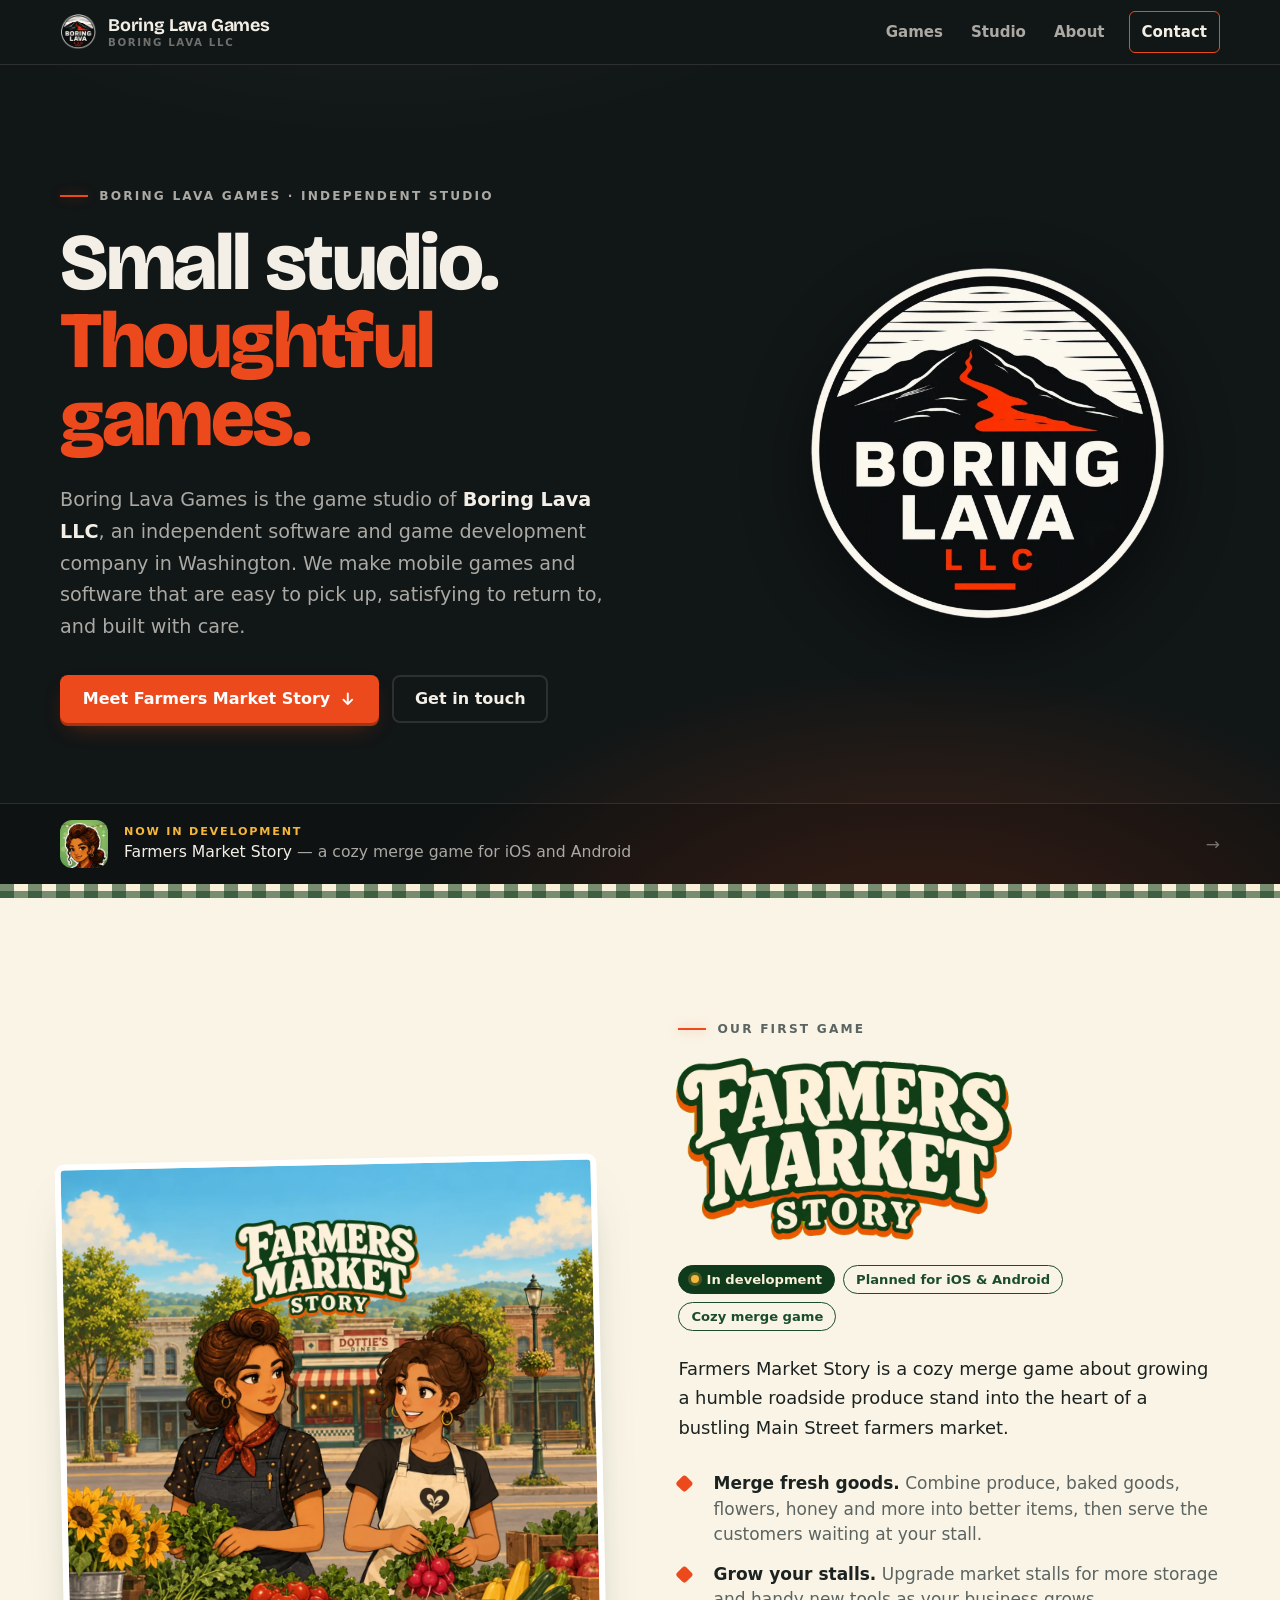
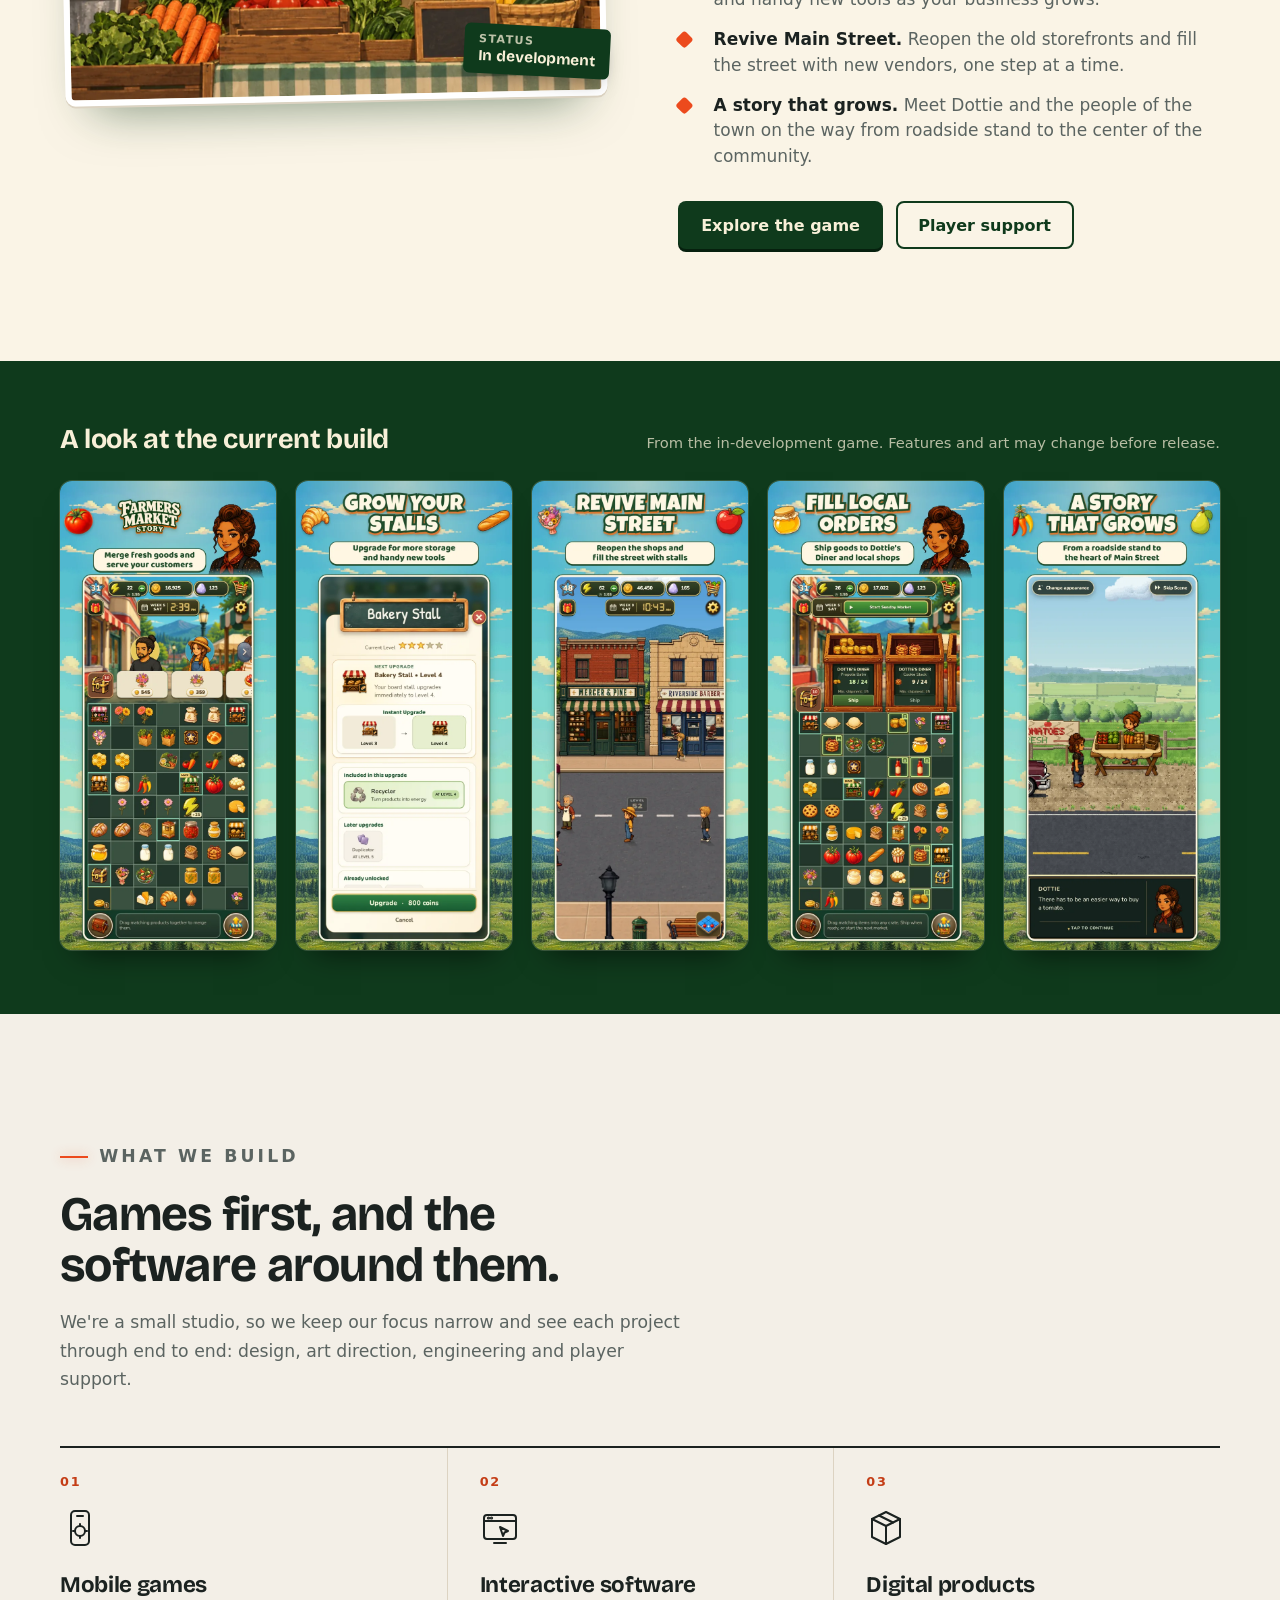
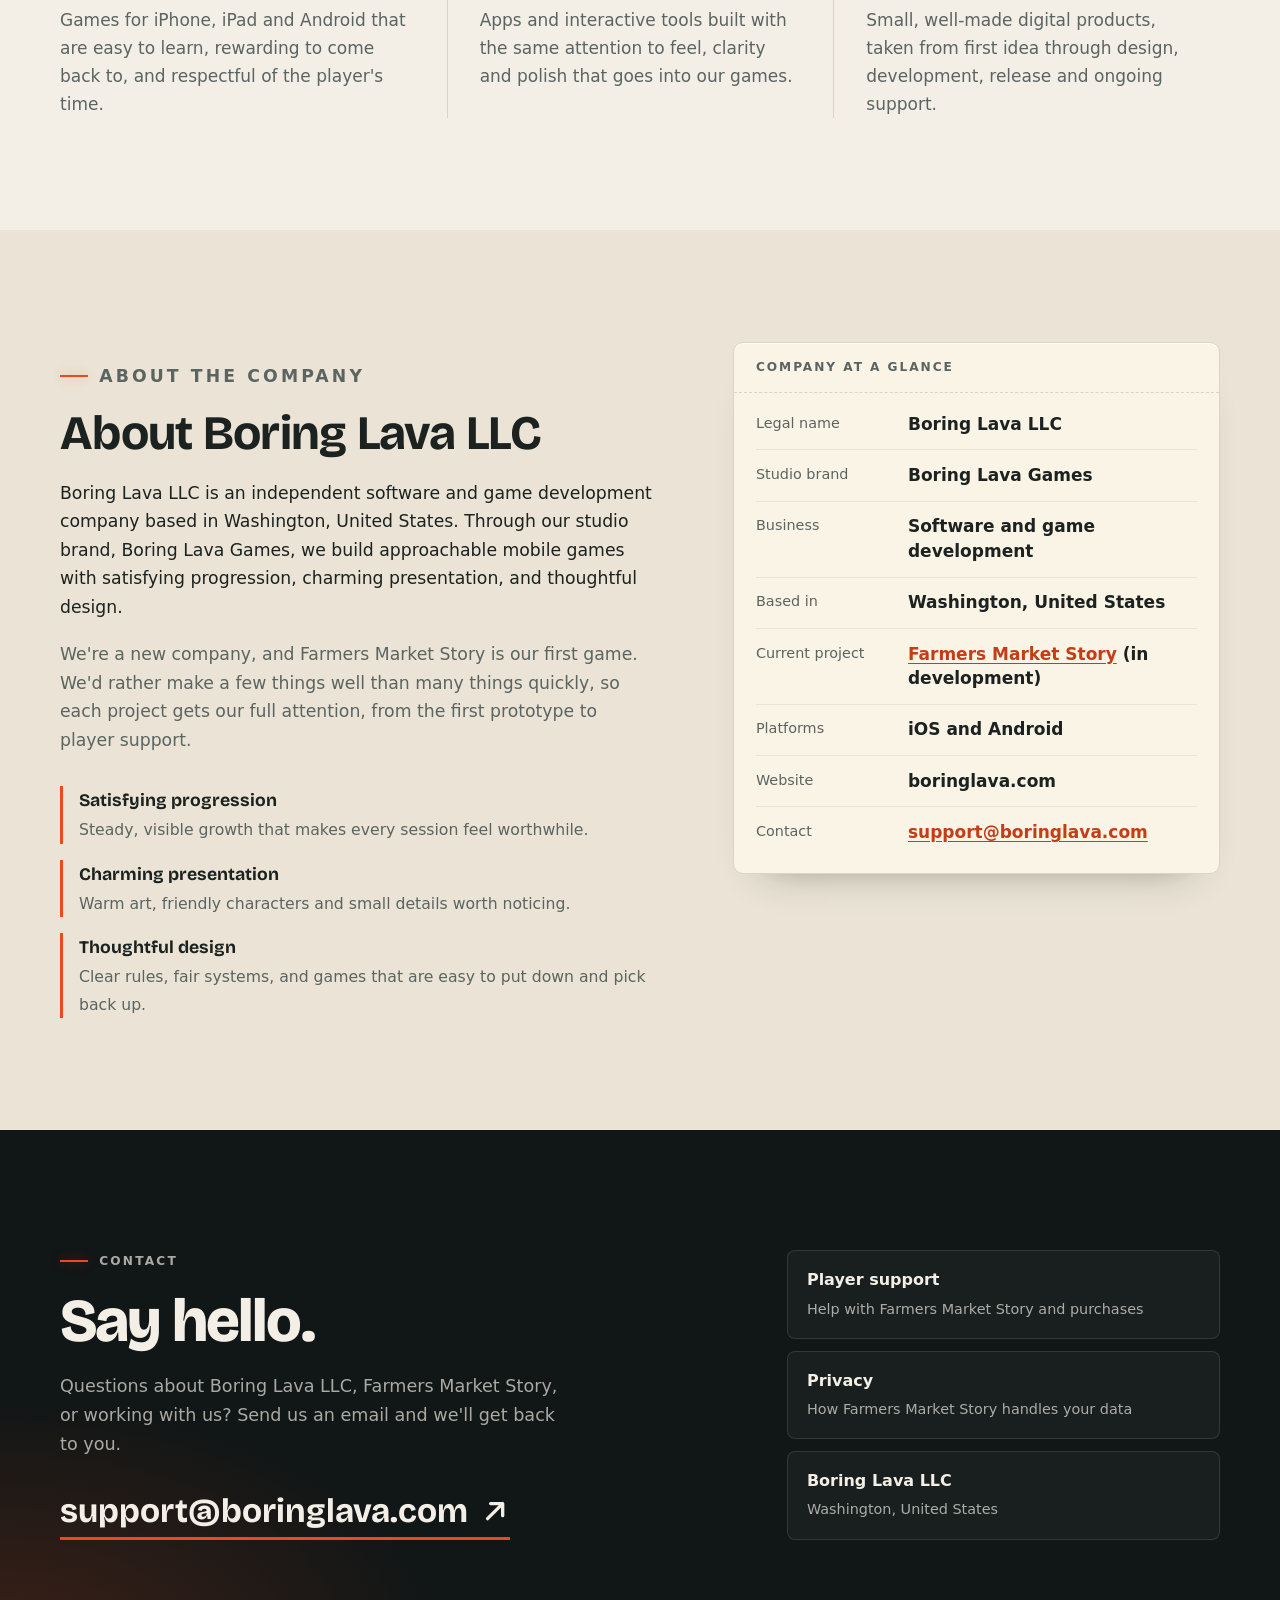
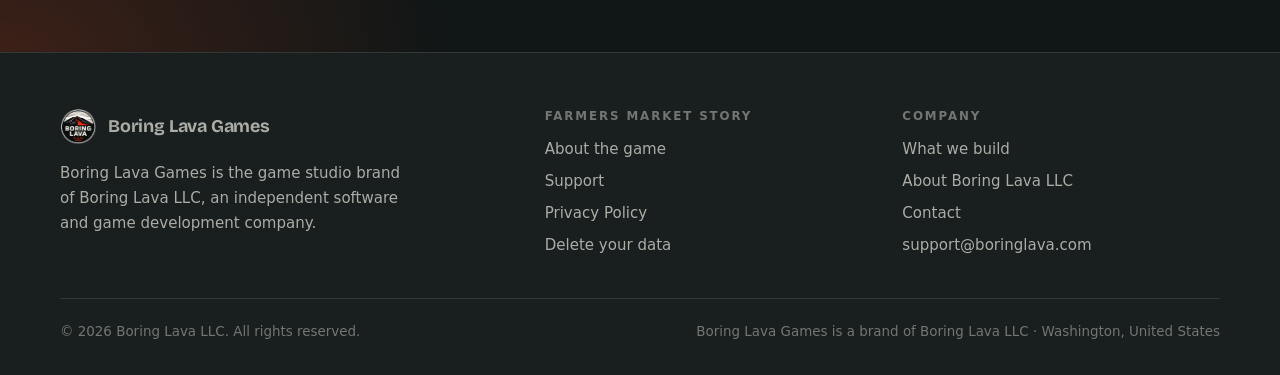
<file: index.html>
<!doctype html>
<html lang="en">
  <head>
    <meta charset="UTF-8" />
    <meta name="viewport" content="width=device-width, initial-scale=1.0" />
    <title>Boring Lava Games — Independent mobile game studio of Boring Lava LLC</title>
    <meta name="description" content="Boring Lava Games is the independent game studio of Boring Lava LLC, a software and game development company in Washington. We make mobile games and software, starting with Farmers Market Story, a cozy merge game in development for iOS and Android." />
    <link rel="canonical" href="https://boringlava.com/" />
    <meta name="theme-color" content="#111616" />

    <meta property="og:type" content="website" />
    <meta property="og:site_name" content="Boring Lava Games" />
    <meta property="og:url" content="https://boringlava.com/" />
    <meta property="og:title" content="Boring Lava Games — Small studio. Thoughtful games." />
    <meta property="og:description" content="The independent game studio of Boring Lava LLC. Now developing Farmers Market Story, a cozy merge game for iOS and Android." />
    <meta property="og:image" content="https://boringlava.com/assets/img/og-boring-lava.jpg" />
    <meta property="og:image:width" content="1200" />
    <meta property="og:image:height" content="630" />
    <meta property="og:image:alt" content="Boring Lava LLC logo: a mountain with a lava flow" />
    <meta name="twitter:card" content="summary_large_image" />

    <link rel="icon" href="/favicon.ico" sizes="48x48" />
    <link rel="icon" href="/assets/icon-192.png" type="image/png" sizes="192x192" />
    <link rel="apple-touch-icon" href="/assets/apple-touch-icon.png" />

    <link rel="preconnect" href="https://fonts.googleapis.com" />
    <link rel="preconnect" href="https://fonts.gstatic.com" crossorigin />
    <link rel="stylesheet" href="https://fonts.googleapis.com/css2?family=Bricolage+Grotesque:opsz,wght@12..96,500..800&display=swap" />
    <link rel="stylesheet" href="/assets/site.css" />

    <script type="application/ld+json">
      {
        "@context": "https://schema.org",
        "@type": "Organization",
        "name": "Boring Lava LLC",
        "legalName": "Boring Lava LLC",
        "alternateName": "Boring Lava Games",
        "url": "https://boringlava.com/",
        "logo": "https://boringlava.com/assets/icon-192.png",
        "email": "support@boringlava.com",
        "description": "Independent software and game development company. Boring Lava Games is its game studio brand.",
        "address": { "@type": "PostalAddress", "addressRegion": "WA", "addressCountry": "US" }
      }
    </script>
  </head>
  <body>
    <a class="skip-link" href="#main">Skip to content</a>

    <header class="site-header">
      <div class="wrap">
        <a class="brand" href="/" aria-label="Boring Lava Games home">
          <img src="/assets/img/boring-lava-logo.webp" alt="" width="640" height="625" />
          <span class="brand-name">Boring Lava Games<small>Boring Lava LLC</small></span>
        </a>
        <nav class="site-nav" aria-label="Primary">
          <a href="#games">Games</a>
          <a href="#studio">Studio</a>
          <a href="#about">About</a>
          <a class="nav-cta" href="#contact">Contact</a>
        </nav>
      </div>
    </header>

    <main id="main">
      <section class="hero on-ink" aria-labelledby="hero-title">
        <div class="wrap hero-grid">
          <div class="hero-copy">
            <p class="eyebrow">Boring Lava Games · Independent studio</p>
            <h1 id="hero-title">Small studio. <span>Thoughtful games.</span></h1>
            <p class="hero-lede">
              Boring Lava Games is the game studio of <strong>Boring Lava LLC</strong>, an independent
              software and game development company in Washington. We make mobile games and software
              that are easy to pick up, satisfying to return to, and built with care.
            </p>
            <div class="btn-row">
              <a class="btn btn-lava" href="#games">
                Meet Farmers Market Story
                <svg viewBox="0 0 20 20" fill="none" stroke="currentColor" stroke-width="2.2" stroke-linecap="round" stroke-linejoin="round" aria-hidden="true"><path d="M10 4v12M5 11l5 5 5-5" /></svg>
              </a>
              <a class="btn btn-ghost" href="#contact">Get in touch</a>
            </div>
          </div>
          <div class="hero-mark">
            <img src="/assets/img/boring-lava-logo.webp" alt="Boring Lava LLC logo" width="640" height="625" fetchpriority="high" />
          </div>
        </div>

        <div class="now-building">
          <a class="wrap" href="/farmers-market-story/">
            <img src="/assets/img/fms/app-icon.webp" alt="" width="256" height="256" />
            <span class="text">
              <span class="label">Now in development</span>
              <span>Farmers Market Story</span> <span>— a cozy merge game for iOS and Android</span>
            </span>
            <span class="arrow" aria-hidden="true">→</span>
          </a>
        </div>
      </section>

      <section id="games" class="game-feature" aria-labelledby="fms-title">
        <div class="gingham" aria-hidden="true"></div>
        <div class="section">
          <div class="wrap game-grid">
            <figure class="key-art">
              <img src="/assets/img/fms/key-art.webp" alt="Farmers Market Story key art: Dottie and her market partner arranging fresh produce at a stall on Main Street, in front of Dottie's Diner" width="1200" height="1200" loading="lazy" />
              <figcaption class="tag"><small>Status</small>In development</figcaption>
            </figure>

            <div class="game-copy">
              <p class="eyebrow">Our first game</p>
              <h2 id="fms-title" class="game-title">
                <img src="/assets/img/fms/logo.webp" alt="Farmers Market Story" width="900" height="492" loading="lazy" />
              </h2>
              <ul class="chips" aria-label="Game details">
                <li class="chip chip-status">In development</li>
                <li class="chip chip-quiet">Planned for iOS &amp; Android</li>
                <li class="chip chip-quiet">Cozy merge game</li>
              </ul>
              <p class="lede">
                Farmers Market Story is a cozy merge game about growing a humble roadside produce stand
                into the heart of a bustling Main Street farmers market.
              </p>
              <ul class="feature-list">
                <li><span><strong>Merge fresh goods.</strong> Combine produce, baked goods, flowers, honey and more into better items, then serve the customers waiting at your stall.</span></li>
                <li><span><strong>Grow your stalls.</strong> Upgrade market stalls for more storage and handy new tools as your business grows.</span></li>
                <li><span><strong>Revive Main Street.</strong> Reopen the old storefronts and fill the street with new vendors, one step at a time.</span></li>
                <li><span><strong>A story that grows.</strong> Meet Dottie and the people of the town on the way from roadside stand to the center of the community.</span></li>
              </ul>
              <div class="btn-row">
                <a class="btn btn-green" href="/farmers-market-story/">Explore the game</a>
                <a class="btn btn-outline" href="/farmers-market-story/support/">Player support</a>
              </div>
            </div>
          </div>
        </div>

        <div class="shots-band">
          <div class="wrap">
            <div class="shots-head">
              <h3>A look at the current build</h3>
              <p>From the in-development game. Features and art may change before release.</p>
            </div>
            <ul class="shots">
              <li><img src="/assets/img/fms/screen-merge-play.webp" alt="Merge board: matching products on a grid with customers waiting for orders" width="640" height="1391" loading="lazy" /></li>
              <li><img src="/assets/img/fms/screen-market-growth.webp" alt="Stall upgrade screen for the Bakery Stall" width="640" height="1391" loading="lazy" /></li>
              <li><img src="/assets/img/fms/screen-main-street.webp" alt="Main Street overworld with reopened storefronts" width="640" height="1391" loading="lazy" /></li>
              <li><img src="/assets/img/fms/screen-local-orders.webp" alt="Local orders: shipping crates of goods to Dottie's Diner" width="640" height="1391" loading="lazy" /></li>
              <li><img src="/assets/img/fms/screen-roadside-origin.webp" alt="Story scene at the original roadside produce stand" width="640" height="1391" loading="lazy" /></li>
            </ul>
          </div>
        </div>
      </section>

      <section id="studio" class="section" aria-labelledby="studio-title">
        <div class="wrap">
          <div class="section-head">
            <p class="eyebrow">What we build</p>
            <h2 id="studio-title">Games first, and the software around them.</h2>
            <p>We're a small studio, so we keep our focus narrow and see each project through end to end: design, art direction, engineering and player support.</p>
          </div>
          <ul class="build-grid">
            <li>
              <span class="build-num">01</span>
              <svg class="build-icon" viewBox="0 0 40 40" fill="none" stroke="currentColor" stroke-width="2" stroke-linecap="round" stroke-linejoin="round" aria-hidden="true"><rect x="11" y="3" width="18" height="34" rx="4" /><path d="M17 8h6" /><circle cx="20" cy="23" r="5" /><path d="M20 18v-2M20 30v-2M15 23h-2M27 23h-2" /></svg>
              <h3>Mobile games</h3>
              <p>Games for iPhone, iPad and Android that are easy to learn, rewarding to come back to, and respectful of the player's time.</p>
            </li>
            <li>
              <span class="build-num">02</span>
              <svg class="build-icon" viewBox="0 0 40 40" fill="none" stroke="currentColor" stroke-width="2" stroke-linecap="round" stroke-linejoin="round" aria-hidden="true"><rect x="4" y="7" width="32" height="24" rx="3" /><path d="M4 13h32" /><circle cx="8.5" cy="10" r=".6" fill="currentColor" /><circle cx="11.5" cy="10" r=".6" fill="currentColor" /><path d="M20 19l3 9 1.5-3.5L28 23z" /><path d="M14 35h12" /></svg>
              <h3>Interactive software</h3>
              <p>Apps and interactive tools built with the same attention to feel, clarity and polish that goes into our games.</p>
            </li>
            <li>
              <span class="build-num">03</span>
              <svg class="build-icon" viewBox="0 0 40 40" fill="none" stroke="currentColor" stroke-width="2" stroke-linecap="round" stroke-linejoin="round" aria-hidden="true"><path d="M20 4l14 7v18l-14 7-14-7V11z" /><path d="M6 11l14 7 14-7M20 18v18" /><path d="M13 7.5l14 7" /></svg>
              <h3>Digital products</h3>
              <p>Small, well-made digital products, taken from first idea through design, development, release and ongoing support.</p>
            </li>
          </ul>
        </div>
      </section>

      <section id="about" class="section about" aria-labelledby="about-title">
        <div class="wrap about-grid">
          <div class="about-copy">
            <p class="eyebrow">About the company</p>
            <h2 id="about-title">About Boring Lava LLC</h2>
            <p>
              Boring Lava LLC is an independent software and game development company based in
              Washington, United States. Through our studio brand, Boring Lava Games, we build
              approachable mobile games with satisfying progression, charming presentation, and
              thoughtful design.
            </p>
            <p>
              We're a new company, and Farmers Market Story is our first game. We'd rather make a few
              things well than many things quickly, so each project gets our full attention, from
              the first prototype to player support.
            </p>
            <ul class="principles">
              <li><strong>Satisfying progression</strong><span>Steady, visible growth that makes every session feel worthwhile.</span></li>
              <li><strong>Charming presentation</strong><span>Warm art, friendly characters and small details worth noticing.</span></li>
              <li><strong>Thoughtful design</strong><span>Clear rules, fair systems, and games that are easy to put down and pick back up.</span></li>
            </ul>
          </div>

          <aside class="fact-sheet" aria-labelledby="facts-title">
            <h3 id="facts-title">Company at a glance</h3>
            <dl>
              <div><dt>Legal name</dt><dd>Boring Lava LLC</dd></div>
              <div><dt>Studio brand</dt><dd>Boring Lava Games</dd></div>
              <div><dt>Business</dt><dd>Software and game development</dd></div>
              <div><dt>Based in</dt><dd>Washington, United States</dd></div>
              <div><dt>Current project</dt><dd><a href="/farmers-market-story/">Farmers Market Story</a> (in development)</dd></div>
              <div><dt>Platforms</dt><dd>iOS and Android</dd></div>
              <div><dt>Website</dt><dd>boringlava.com</dd></div>
              <div><dt>Contact</dt><dd><a href="mailto:support@boringlava.com">support@boringlava.com</a></dd></div>
            </dl>
          </aside>
        </div>
      </section>

      <section id="contact" class="section contact on-ink" aria-labelledby="contact-title">
        <div class="wrap contact-grid">
          <div>
            <p class="eyebrow">Contact</p>
            <h2 id="contact-title">Say hello.</h2>
            <p class="contact-lede">
              Questions about Boring Lava LLC, Farmers Market Story, or working with us? Send us an
              email and we'll get back to you.
            </p>
            <a class="email-link" href="mailto:support@boringlava.com">
              support@boringlava.com
              <svg viewBox="0 0 20 20" fill="none" stroke="currentColor" stroke-width="2.2" stroke-linecap="round" stroke-linejoin="round" aria-hidden="true"><path d="M5 15L15 5M7 5h8v8" /></svg>
            </a>
          </div>
          <ul class="contact-cards">
            <li><a href="/farmers-market-story/support/"><strong>Player support</strong><span>Help with Farmers Market Story and purchases</span></a></li>
            <li><a href="/farmers-market-story/privacy/"><strong>Privacy</strong><span>How Farmers Market Story handles your data</span></a></li>
            <li><div class="card"><strong>Boring Lava LLC</strong><span>Washington, United States</span></div></li>
          </ul>
        </div>
      </section>
    </main>

    <footer class="site-footer on-ink">
      <div class="wrap footer-grid">
        <div class="footer-brand">
          <a class="brand" href="/">
            <img src="/assets/img/boring-lava-logo.webp" alt="" width="640" height="625" loading="lazy" />
            <span class="brand-name">Boring Lava Games</span>
          </a>
          <p>Boring Lava Games is the game studio brand of Boring Lava LLC, an independent software and game development company.</p>
        </div>
        <nav aria-labelledby="footer-game">
          <h2 id="footer-game">Farmers Market Story</h2>
          <ul>
            <li><a href="/farmers-market-story/">About the game</a></li>
            <li><a href="/farmers-market-story/support/">Support</a></li>
            <li><a href="/farmers-market-story/privacy/">Privacy Policy</a></li>
            <li><a href="/farmers-market-story/delete/">Delete your data</a></li>
          </ul>
        </nav>
        <nav aria-labelledby="footer-company">
          <h2 id="footer-company">Company</h2>
          <ul>
            <li><a href="/#studio">What we build</a></li>
            <li><a href="/#about">About Boring Lava LLC</a></li>
            <li><a href="/#contact">Contact</a></li>
            <li><a href="mailto:support@boringlava.com">support@boringlava.com</a></li>
          </ul>
        </nav>
      </div>
      <div class="wrap footer-legal">
        <span>© 2026 Boring Lava LLC. All rights reserved.</span>
        <span>Boring Lava Games is a brand of Boring Lava LLC · Washington, United States</span>
      </div>
    </footer>
  </body>
</html>
</file>
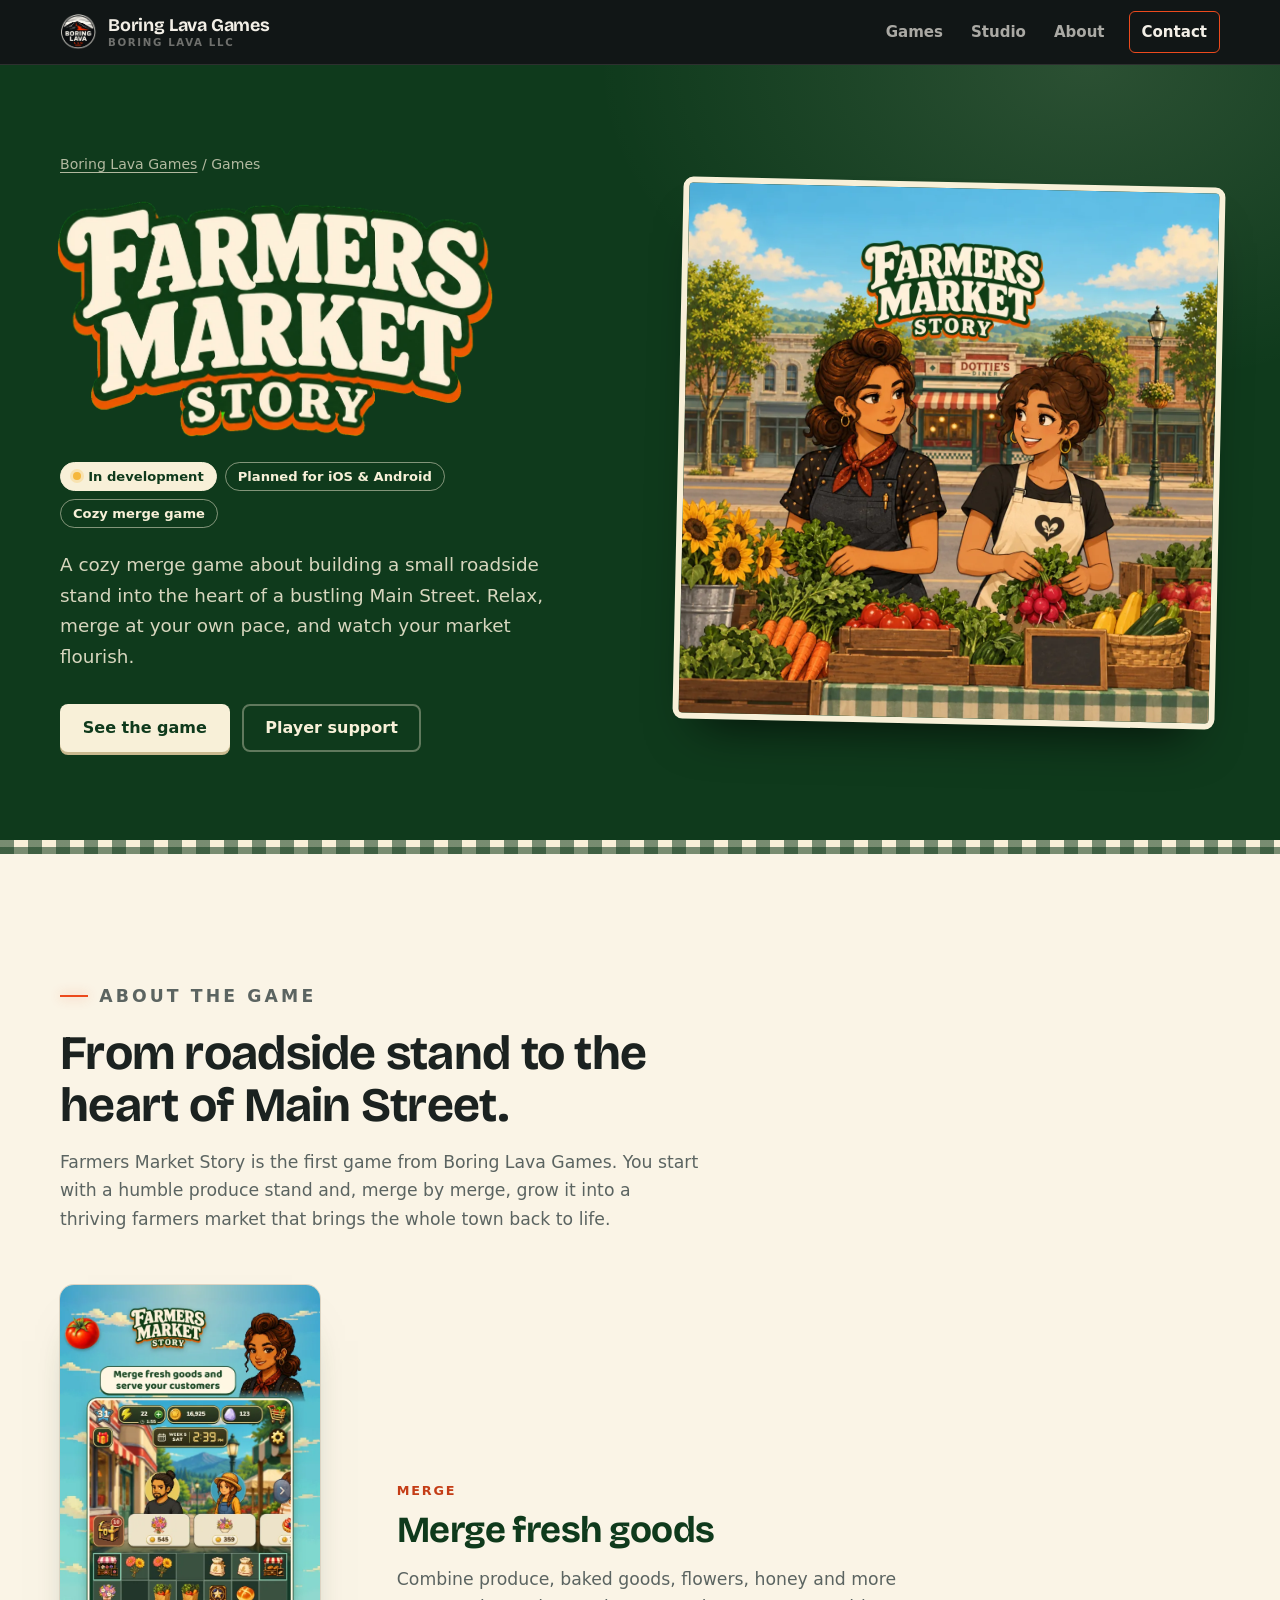
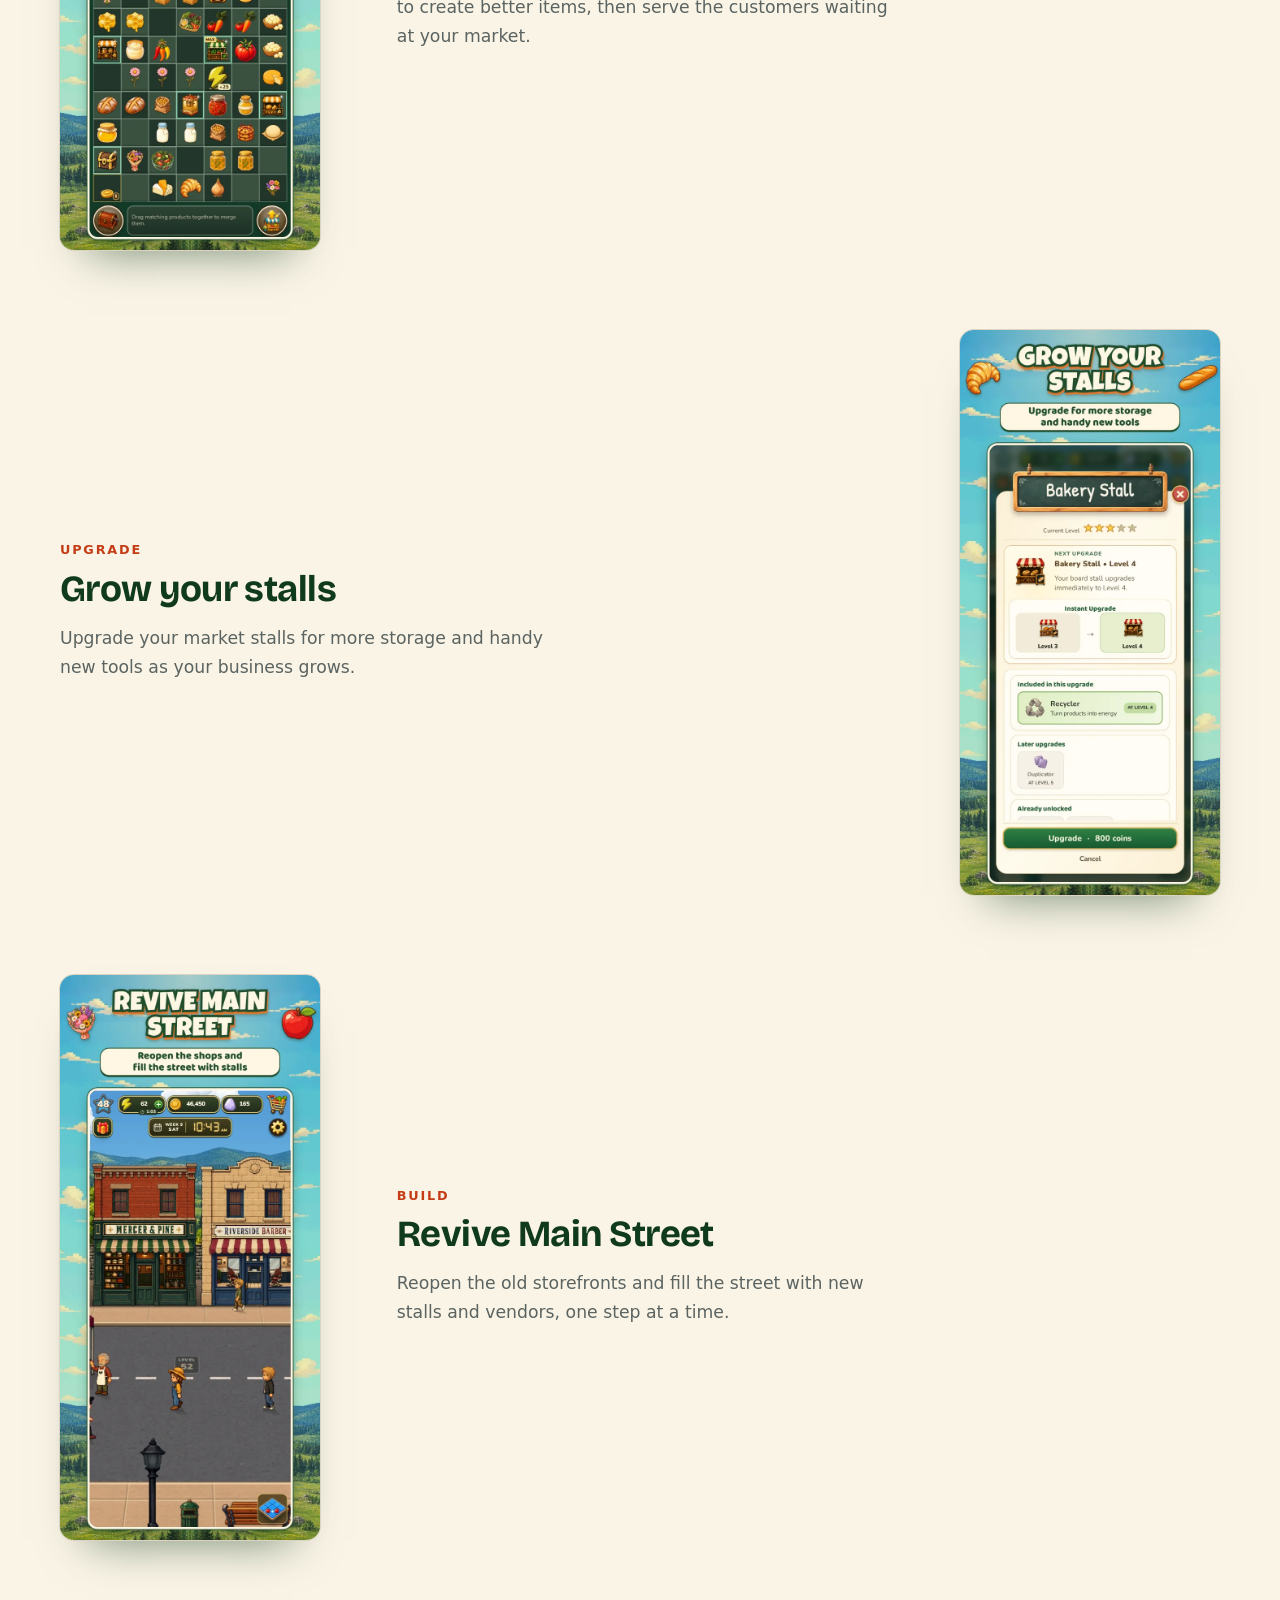
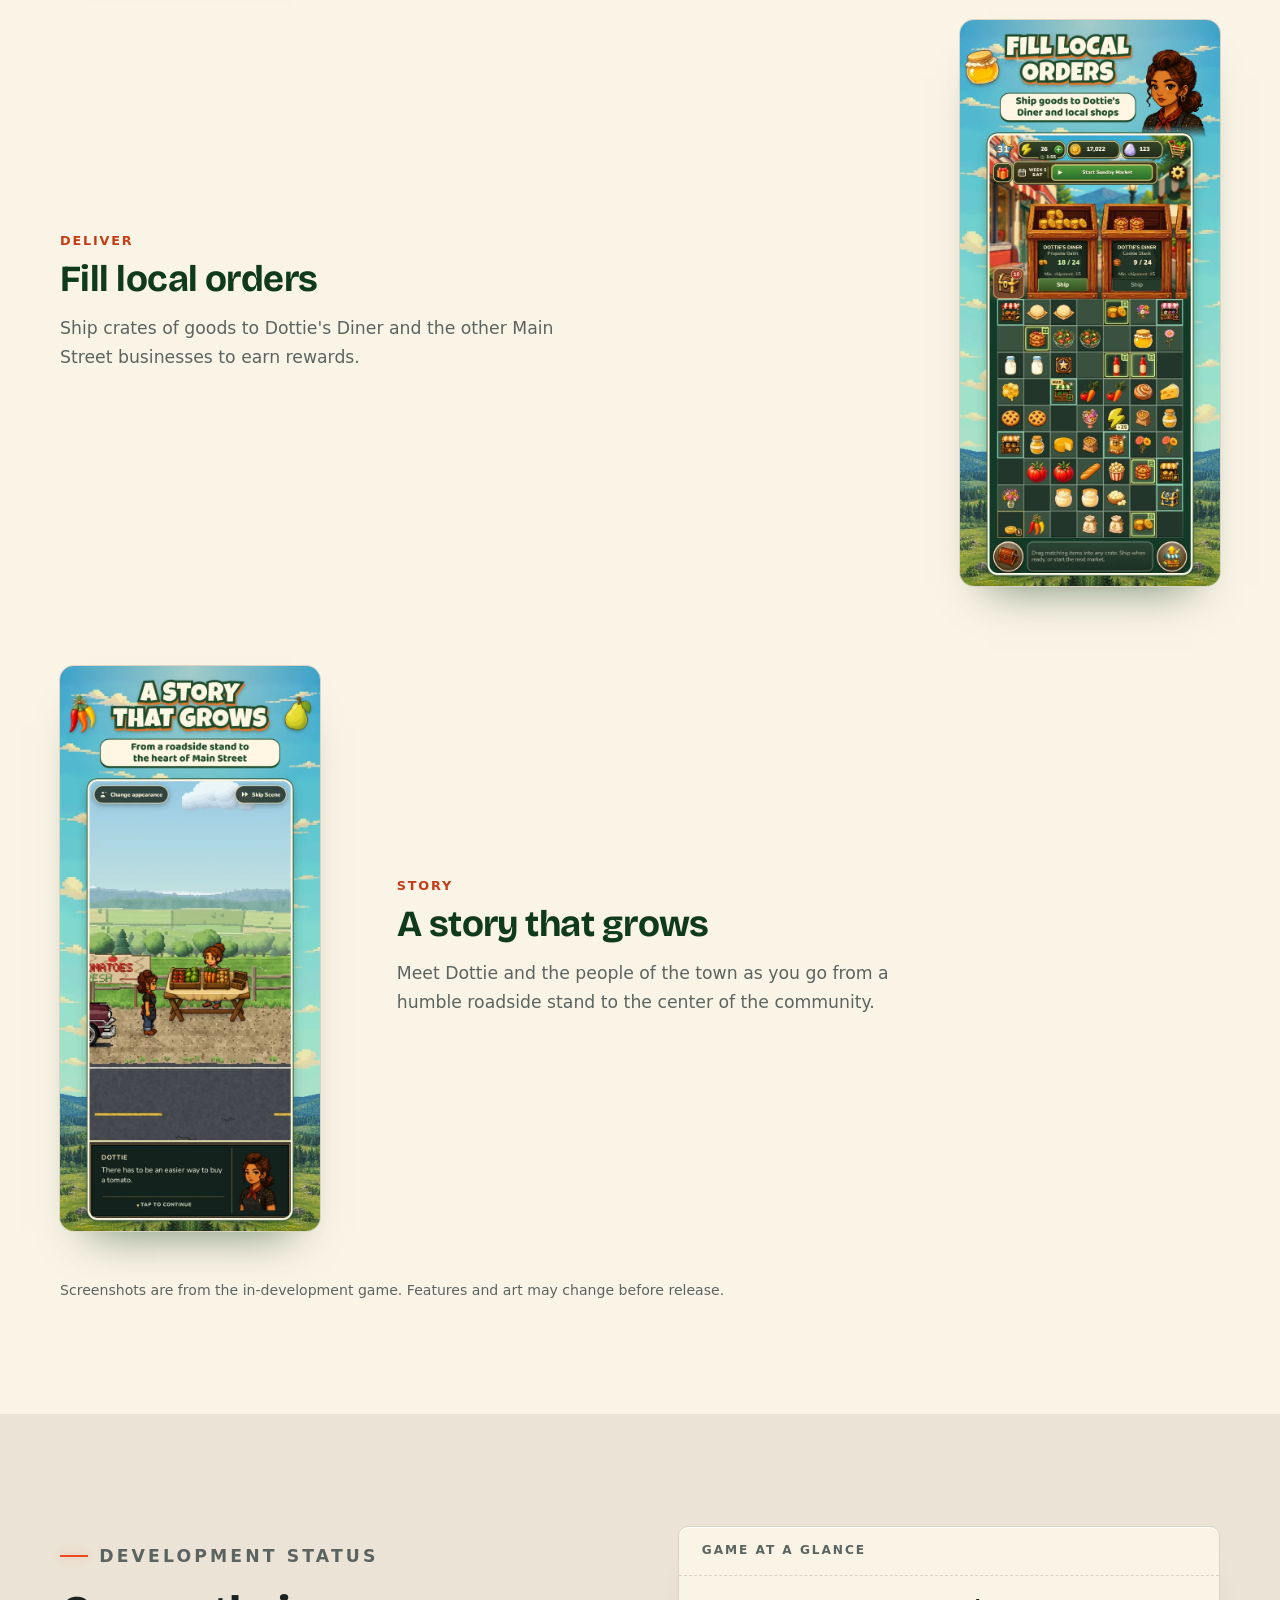
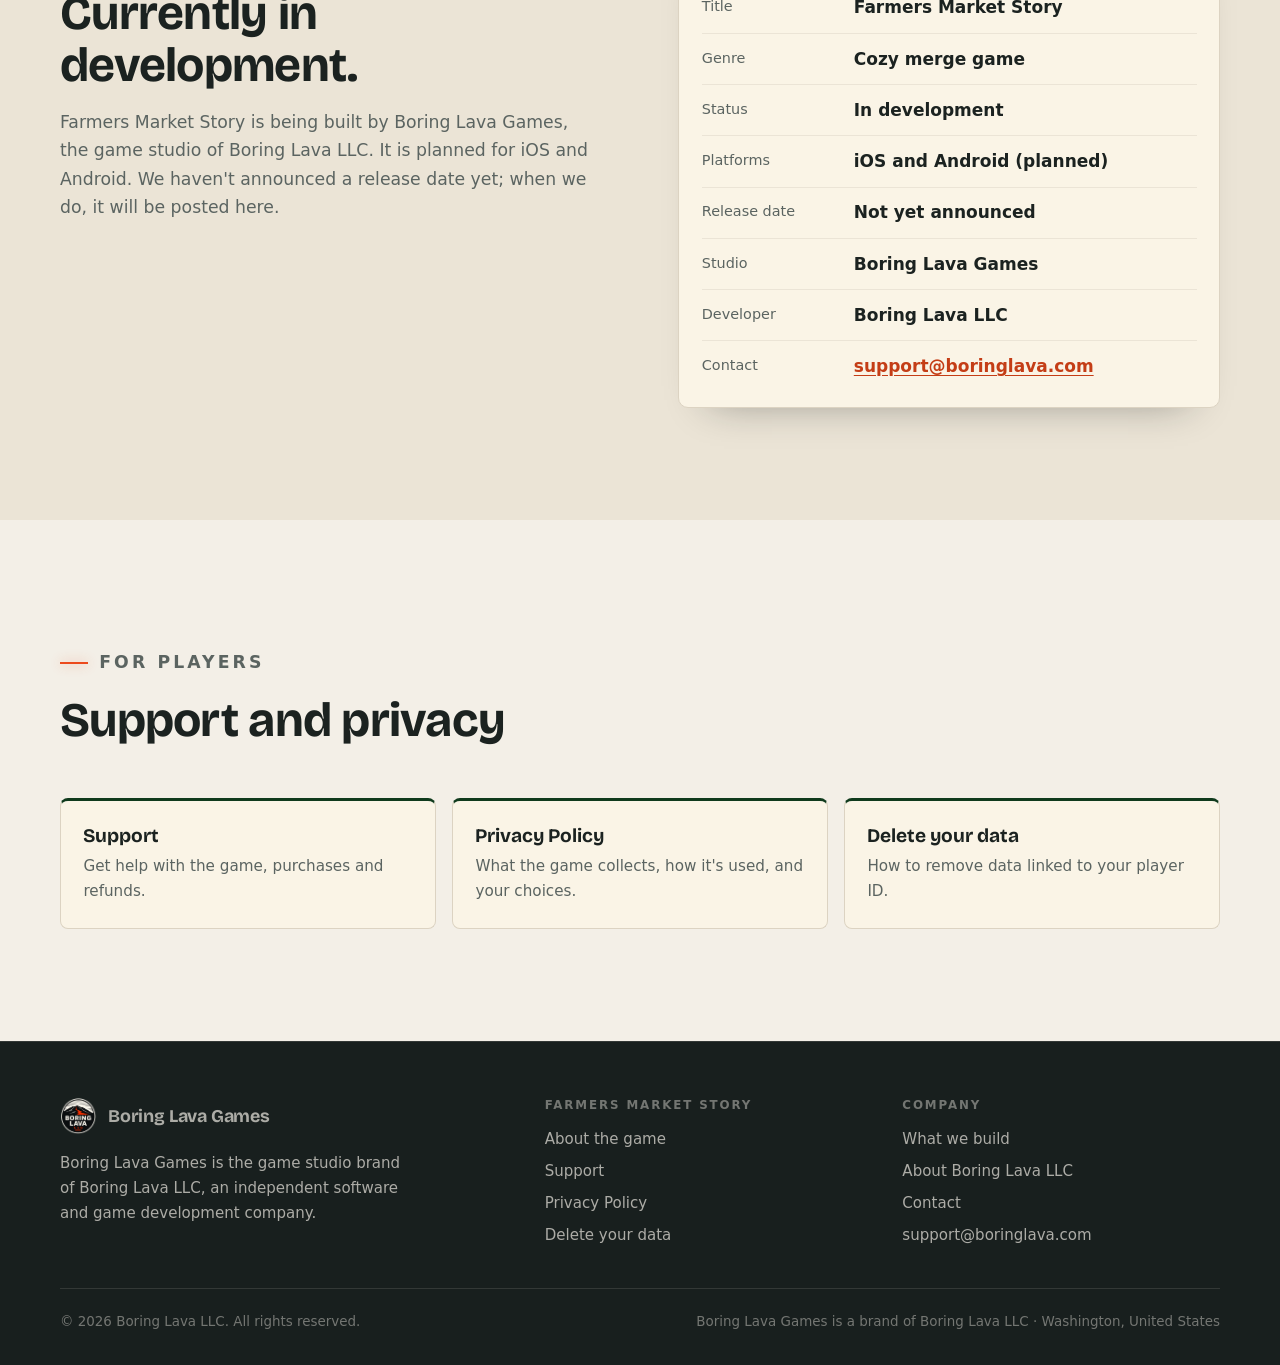
<file: farmers-market-story/index.html>
<!doctype html>
<html lang="en">
  <head>
    <meta charset="UTF-8" />
    <meta name="viewport" content="width=device-width, initial-scale=1.0" />
    <title>Farmers Market Story — A cozy merge game in development by Boring Lava Games</title>
    <meta name="description" content="Farmers Market Story is a cozy merge game from Boring Lava Games, the studio of Boring Lava LLC. Merge fresh goods, grow your stalls and revive Main Street. In development for iOS and Android." />
    <link rel="canonical" href="https://boringlava.com/farmers-market-story/" />
    <meta name="theme-color" content="#0f3a1c" />

    <meta property="og:type" content="website" />
    <meta property="og:site_name" content="Boring Lava Games" />
    <meta property="og:url" content="https://boringlava.com/farmers-market-story/" />
    <meta property="og:title" content="Farmers Market Story — in development by Boring Lava Games" />
    <meta property="og:description" content="A cozy merge game about growing a roadside produce stand into the heart of Main Street. In development for iOS and Android." />
    <meta property="og:image" content="https://boringlava.com/assets/img/fms/og-farmers-market-story.jpg" />
    <meta property="og:image:width" content="1200" />
    <meta property="og:image:height" content="630" />
    <meta property="og:image:alt" content="Farmers Market Story title art with Dottie and her market partner on Main Street" />
    <meta name="twitter:card" content="summary_large_image" />

    <link rel="icon" href="/favicon.ico" sizes="48x48" />
    <link rel="icon" href="/assets/icon-192.png" type="image/png" sizes="192x192" />
    <link rel="apple-touch-icon" href="/assets/apple-touch-icon.png" />

    <link rel="preconnect" href="https://fonts.googleapis.com" />
    <link rel="preconnect" href="https://fonts.gstatic.com" crossorigin />
    <link rel="stylesheet" href="https://fonts.googleapis.com/css2?family=Bricolage+Grotesque:opsz,wght@12..96,500..800&display=swap" />
    <link rel="stylesheet" href="/assets/site.css" />
  </head>
  <body>
    <a class="skip-link" href="#main">Skip to content</a>

    <header class="site-header">
      <div class="wrap">
        <a class="brand" href="/" aria-label="Boring Lava Games home">
          <img src="/assets/img/boring-lava-logo.webp" alt="" width="640" height="625" />
          <span class="brand-name">Boring Lava Games<small>Boring Lava LLC</small></span>
        </a>
        <nav class="site-nav" aria-label="Primary">
          <a href="/#games">Games</a>
          <a href="/#studio">Studio</a>
          <a href="/#about">About</a>
          <a class="nav-cta" href="/#contact">Contact</a>
        </nav>
      </div>
    </header>

    <main id="main">
      <section class="game-hero" aria-labelledby="game-title">
        <div class="wrap hero-grid">
          <div class="hero-copy">
            <p class="crumbs"><a href="/">Boring Lava Games</a> / Games</p>
            <h1 id="game-title">
              <img src="/assets/img/fms/logo.webp" alt="Farmers Market Story" width="900" height="492" fetchpriority="high" />
            </h1>
            <ul class="chips" aria-label="Game details">
              <li class="chip chip-status">In development</li>
              <li class="chip chip-quiet">Planned for iOS &amp; Android</li>
              <li class="chip chip-quiet">Cozy merge game</li>
            </ul>
            <p class="lede">
              A cozy merge game about building a small roadside stand into the heart of a bustling
              Main Street. Relax, merge at your own pace, and watch your market flourish.
            </p>
            <div class="btn-row">
              <a class="btn btn-cream" href="#features">See the game</a>
              <a class="btn btn-ghost" href="/farmers-market-story/support/">Player support</a>
            </div>
          </div>
          <figure class="key-art">
            <img src="/assets/img/fms/key-art.webp" alt="Farmers Market Story key art: Dottie and her market partner arranging fresh produce at a stall on Main Street, in front of Dottie's Diner" width="1200" height="1200" />
          </figure>
        </div>
      </section>
      <div class="gingham" aria-hidden="true"></div>

      <section id="features" class="section game-feature" aria-labelledby="features-title">
        <div class="wrap">
          <div class="section-head">
            <p class="eyebrow">About the game</p>
            <h2 id="features-title">From roadside stand to the heart of Main Street.</h2>
            <p>
              Farmers Market Story is the first game from Boring Lava Games. You start with a humble
              produce stand and, merge by merge, grow it into a thriving farmers market that brings
              the whole town back to life.
            </p>
          </div>

          <ol class="feature-rows">
            <li class="feature-row">
              <div class="feature-shot"><img src="/assets/img/fms/screen-merge-play.webp" alt="Merge board: matching products on a grid with customers waiting for orders" width="640" height="1391" loading="lazy" /></div>
              <div class="feature-text">
                <span class="step">Merge</span>
                <h3>Merge fresh goods</h3>
                <p>Combine produce, baked goods, flowers, honey and more to create better items, then serve the customers waiting at your market.</p>
              </div>
            </li>
            <li class="feature-row">
              <div class="feature-shot"><img src="/assets/img/fms/screen-market-growth.webp" alt="Stall upgrade screen for the Bakery Stall" width="640" height="1391" loading="lazy" /></div>
              <div class="feature-text">
                <span class="step">Upgrade</span>
                <h3>Grow your stalls</h3>
                <p>Upgrade your market stalls for more storage and handy new tools as your business grows.</p>
              </div>
            </li>
            <li class="feature-row">
              <div class="feature-shot"><img src="/assets/img/fms/screen-main-street.webp" alt="Main Street overworld with reopened storefronts" width="640" height="1391" loading="lazy" /></div>
              <div class="feature-text">
                <span class="step">Build</span>
                <h3>Revive Main Street</h3>
                <p>Reopen the old storefronts and fill the street with new stalls and vendors, one step at a time.</p>
              </div>
            </li>
            <li class="feature-row">
              <div class="feature-shot"><img src="/assets/img/fms/screen-local-orders.webp" alt="Local orders: shipping crates of goods to Dottie's Diner" width="640" height="1391" loading="lazy" /></div>
              <div class="feature-text">
                <span class="step">Deliver</span>
                <h3>Fill local orders</h3>
                <p>Ship crates of goods to Dottie's Diner and the other Main Street businesses to earn rewards.</p>
              </div>
            </li>
            <li class="feature-row">
              <div class="feature-shot"><img src="/assets/img/fms/screen-roadside-origin.webp" alt="Story scene at the original roadside produce stand" width="640" height="1391" loading="lazy" /></div>
              <div class="feature-text">
                <span class="step">Story</span>
                <h3>A story that grows</h3>
                <p>Meet Dottie and the people of the town as you go from a humble roadside stand to the center of the community.</p>
              </div>
            </li>
          </ol>
          <p class="fine-print">Screenshots are from the in-development game. Features and art may change before release.</p>
        </div>
      </section>

      <section class="section about" aria-labelledby="status-title">
        <div class="wrap status-grid">
          <div class="section-head">
            <p class="eyebrow">Development status</p>
            <h2 id="status-title">Currently in development.</h2>
            <p>
              Farmers Market Story is being built by Boring Lava Games, the game studio of Boring
              Lava LLC. It is planned for iOS and Android. We haven't announced a release date yet;
              when we do, it will be posted here.
            </p>
          </div>
          <aside class="fact-sheet" aria-labelledby="game-facts-title">
            <h3 id="game-facts-title">Game at a glance</h3>
            <dl>
              <div><dt>Title</dt><dd>Farmers Market Story</dd></div>
              <div><dt>Genre</dt><dd>Cozy merge game</dd></div>
              <div><dt>Status</dt><dd>In development</dd></div>
              <div><dt>Platforms</dt><dd>iOS and Android (planned)</dd></div>
              <div><dt>Release date</dt><dd>Not yet announced</dd></div>
              <div><dt>Studio</dt><dd>Boring Lava Games</dd></div>
              <div><dt>Developer</dt><dd>Boring Lava LLC</dd></div>
              <div><dt>Contact</dt><dd><a href="mailto:support@boringlava.com">support@boringlava.com</a></dd></div>
            </dl>
          </aside>
        </div>
      </section>

      <section class="section" aria-labelledby="resources-title">
        <div class="wrap">
          <div class="section-head">
            <p class="eyebrow">For players</p>
            <h2 id="resources-title">Support and privacy</h2>
          </div>
          <ul class="resource-grid">
            <li><a href="/farmers-market-story/support/"><strong>Support</strong><span>Get help with the game, purchases and refunds.</span></a></li>
            <li><a href="/farmers-market-story/privacy/"><strong>Privacy Policy</strong><span>What the game collects, how it's used, and your choices.</span></a></li>
            <li><a href="/farmers-market-story/delete/"><strong>Delete your data</strong><span>How to remove data linked to your player ID.</span></a></li>
          </ul>
        </div>
      </section>
    </main>

    <footer class="site-footer on-ink">
      <div class="wrap footer-grid">
        <div class="footer-brand">
          <a class="brand" href="/">
            <img src="/assets/img/boring-lava-logo.webp" alt="" width="640" height="625" loading="lazy" />
            <span class="brand-name">Boring Lava Games</span>
          </a>
          <p>Boring Lava Games is the game studio brand of Boring Lava LLC, an independent software and game development company.</p>
        </div>
        <nav aria-labelledby="footer-game">
          <h2 id="footer-game">Farmers Market Story</h2>
          <ul>
            <li><a href="/farmers-market-story/">About the game</a></li>
            <li><a href="/farmers-market-story/support/">Support</a></li>
            <li><a href="/farmers-market-story/privacy/">Privacy Policy</a></li>
            <li><a href="/farmers-market-story/delete/">Delete your data</a></li>
          </ul>
        </nav>
        <nav aria-labelledby="footer-company">
          <h2 id="footer-company">Company</h2>
          <ul>
            <li><a href="/#studio">What we build</a></li>
            <li><a href="/#about">About Boring Lava LLC</a></li>
            <li><a href="/#contact">Contact</a></li>
            <li><a href="mailto:support@boringlava.com">support@boringlava.com</a></li>
          </ul>
        </nav>
      </div>
      <div class="wrap footer-legal">
        <span>© 2026 Boring Lava LLC. All rights reserved.</span>
        <span>Boring Lava Games is a brand of Boring Lava LLC · Washington, United States</span>
      </div>
    </footer>
  </body>
</html>
</file>
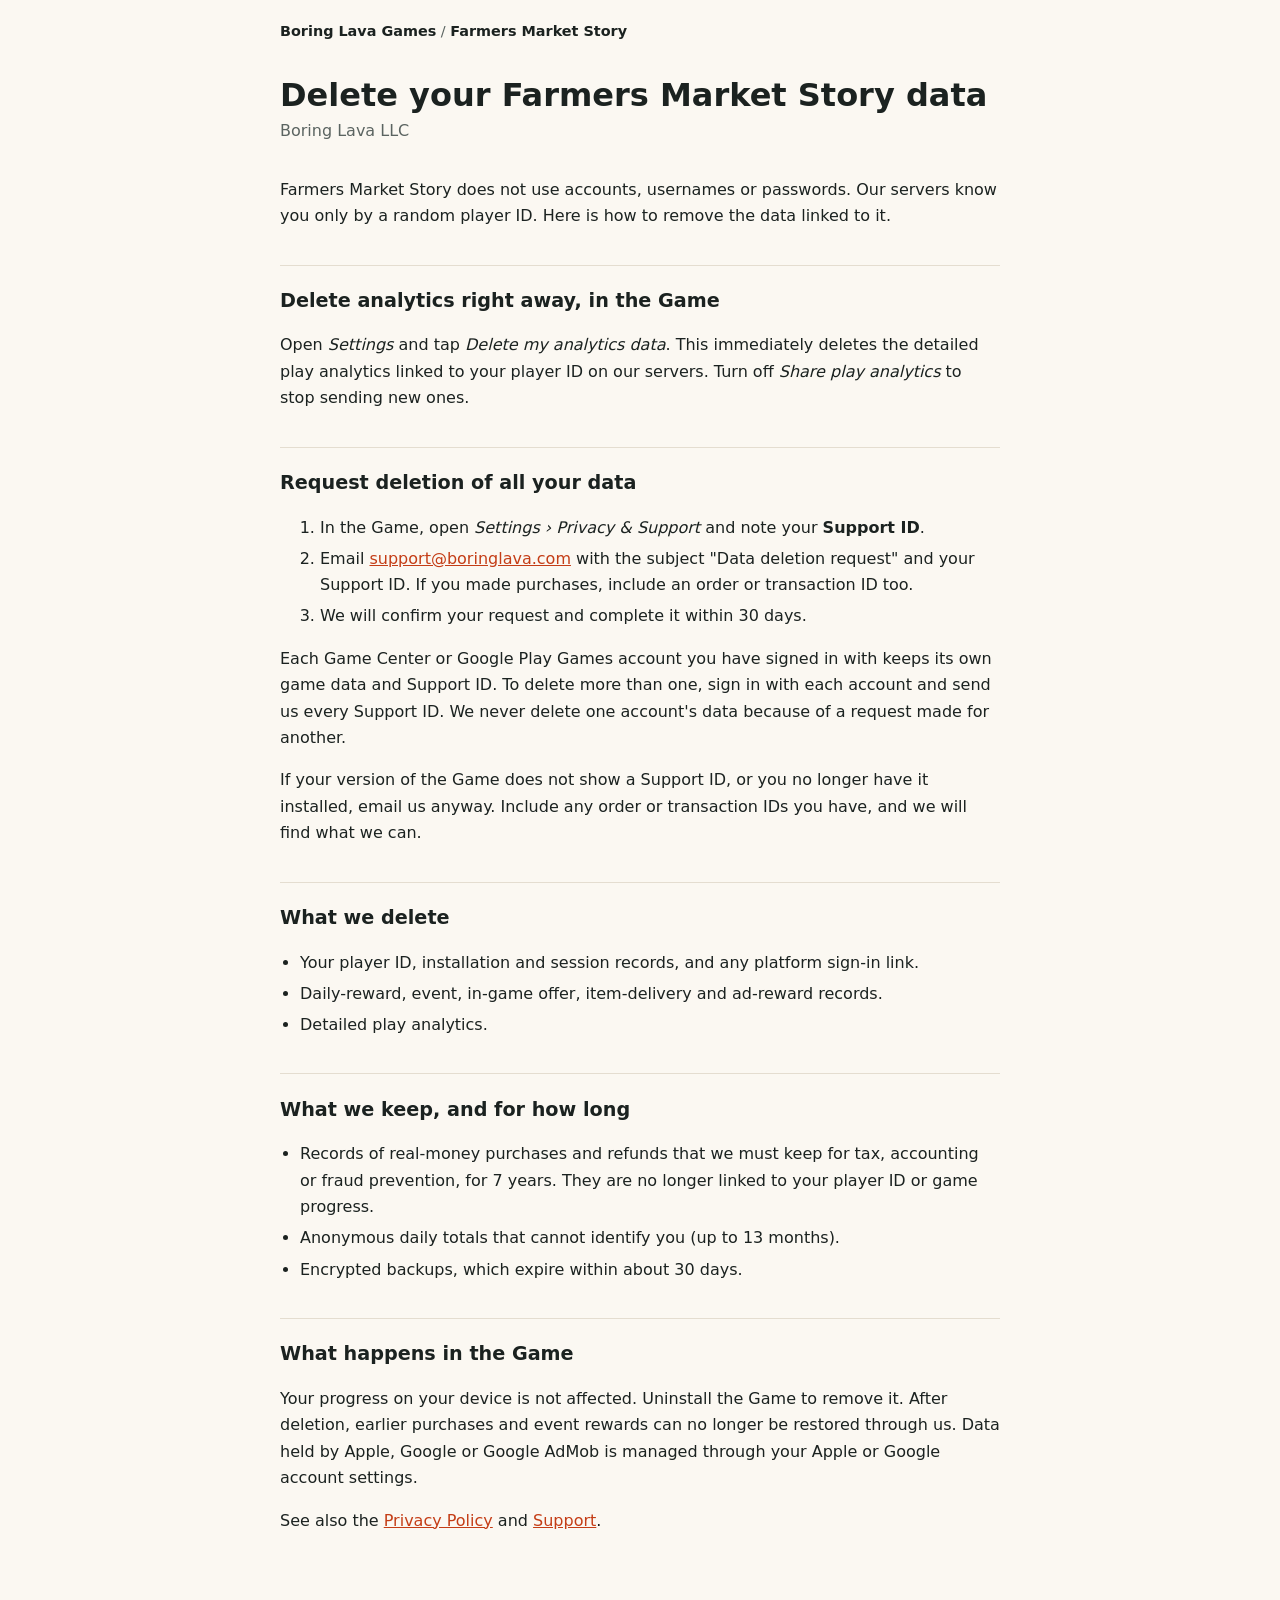
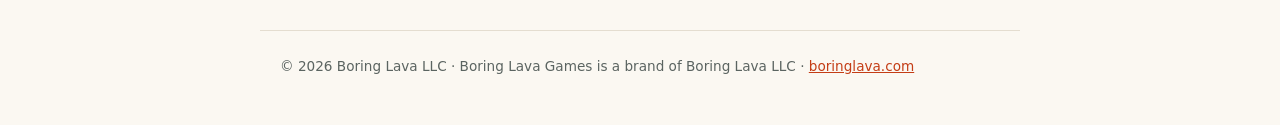
<file: farmers-market-story/delete/index.html>
<!doctype html>
<html lang="en">
<head>
<meta charset="UTF-8" />
<meta name="viewport" content="width=device-width, initial-scale=1.0" />
<title>Delete Your Data — Farmers Market Story</title>
<meta name="description" content="How to delete data linked to the Farmers Market Story mobile game by Boring Lava LLC." />
<style>
  :root { --ink:#1b2220; --paper:#fbf8f2; --muted:#5b6461; --lava:#c43d16; --rule:#e4ddd0; }
  @media (prefers-color-scheme: dark) { :root { --ink:#ece7dd; --paper:#111616; --muted:#a3aba8; --lava:#f0683f; --rule:#2a3230; } }
  * { box-sizing:border-box; }
  body { margin:0; background:var(--paper); color:var(--ink); font:16px/1.65 Inter,ui-sans-serif,system-ui,-apple-system,"Segoe UI",sans-serif; }
  main { max-width:760px; margin:0 auto; padding:48px 20px 80px; }
  h1 { font-size:2rem; line-height:1.2; margin:0 0 .25rem; }
  h2 { font-size:1.2rem; margin:2.2rem 0 .5rem; padding-top:1.2rem; border-top:1px solid var(--rule); }
  h3 { font-size:1rem; margin:1.4rem 0 .3rem; }
  .meta { color:var(--muted); margin:0 0 2rem; }
  a { color:var(--lava); }
  ul { padding-left:1.25rem; }
  li { margin:.3rem 0; }
  .bar, .foot { max-width:760px; margin:0 auto; padding:20px 20px 0; color:var(--muted); font-size:.9rem; }
  .bar a { color:var(--ink); font-weight:600; text-decoration:none; }
  .bar a:hover { color:var(--lava); }
  .foot { padding:24px 20px 48px; border-top:1px solid var(--rule); font-size:.85rem; }
  main { padding-top:32px; }
</style>
<link rel="icon" href="/favicon.ico" sizes="48x48" />
<link rel="apple-touch-icon" href="/assets/apple-touch-icon.png" />
</head>
<body>
<nav class="bar" aria-label="Breadcrumb"><a href="/">Boring Lava Games</a> / <a href="/farmers-market-story/">Farmers Market Story</a></nav>
<main>
<h1>Delete your Farmers Market Story data</h1>
<p class="meta">Boring Lava LLC</p>

<p>Farmers Market Story does not use accounts, usernames or passwords. Our servers know you only by a random player ID. Here is how to remove the data linked to it.</p>

<h2>Delete analytics right away, in the Game</h2>
<p>Open <em>Settings</em> and tap <em>Delete my analytics data</em>. This immediately deletes the detailed play analytics linked to your player ID on our servers. Turn off <em>Share play analytics</em> to stop sending new ones.</p>

<h2>Request deletion of all your data</h2>
<ol>
  <li>In the Game, open <em>Settings › Privacy &amp; Support</em> and note your <strong>Support ID</strong>.</li>
  <li>Email <a href="mailto:support@boringlava.com?subject=Farmers%20Market%20Story%20data%20deletion%20request">support@boringlava.com</a> with the subject "Data deletion request" and your Support ID. If you made purchases, include an order or transaction ID too.</li>
  <li>We will confirm your request and complete it within 30 days.</li>
</ol>
<p>Each Game Center or Google Play Games account you have signed in with keeps its own game data and Support ID. To delete more than one, sign in with each account and send us every Support ID. We never delete one account's data because of a request made for another.</p>
<p>If your version of the Game does not show a Support ID, or you no longer have it installed, email us anyway. Include any order or transaction IDs you have, and we will find what we can.</p>

<h2>What we delete</h2>
<ul>
  <li>Your player ID, installation and session records, and any platform sign-in link.</li>
  <li>Daily-reward, event, in-game offer, item-delivery and ad-reward records.</li>
  <li>Detailed play analytics.</li>
</ul>

<h2>What we keep, and for how long</h2>
<ul>
  <li>Records of real-money purchases and refunds that we must keep for tax, accounting or fraud prevention, for 7 years. They are no longer linked to your player ID or game progress.</li>
  <li>Anonymous daily totals that cannot identify you (up to 13 months).</li>
  <li>Encrypted backups, which expire within about 30 days.</li>
</ul>

<h2>What happens in the Game</h2>
<p>Your progress on your device is not affected. Uninstall the Game to remove it. After deletion, earlier purchases and event rewards can no longer be restored through us. Data held by Apple, Google or Google AdMob is managed through your Apple or Google account settings.</p>

<p>See also the <a href="../privacy/">Privacy Policy</a> and <a href="../support/">Support</a>.</p>
</main>
<footer class="foot">© 2026 Boring Lava LLC · Boring Lava Games is a brand of Boring Lava LLC · <a href="/">boringlava.com</a></footer>
</body>
</html>
</file>
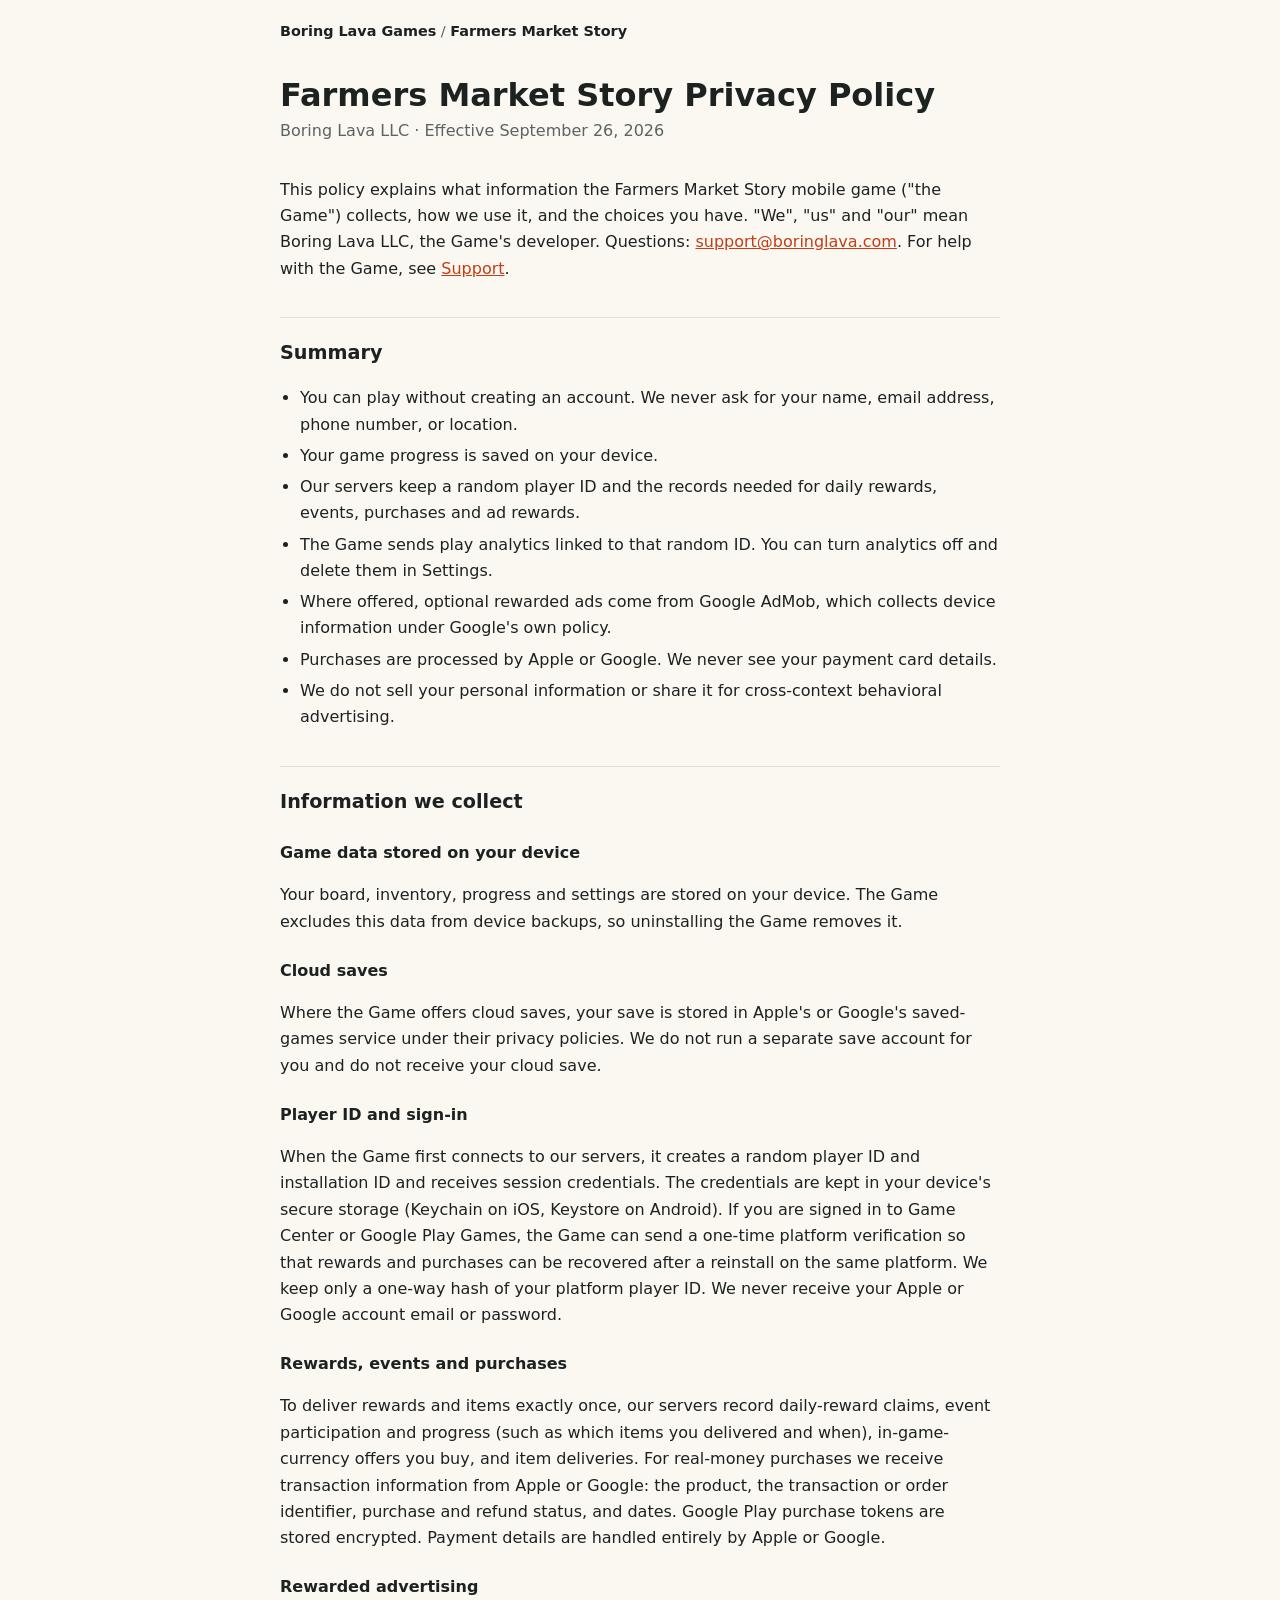
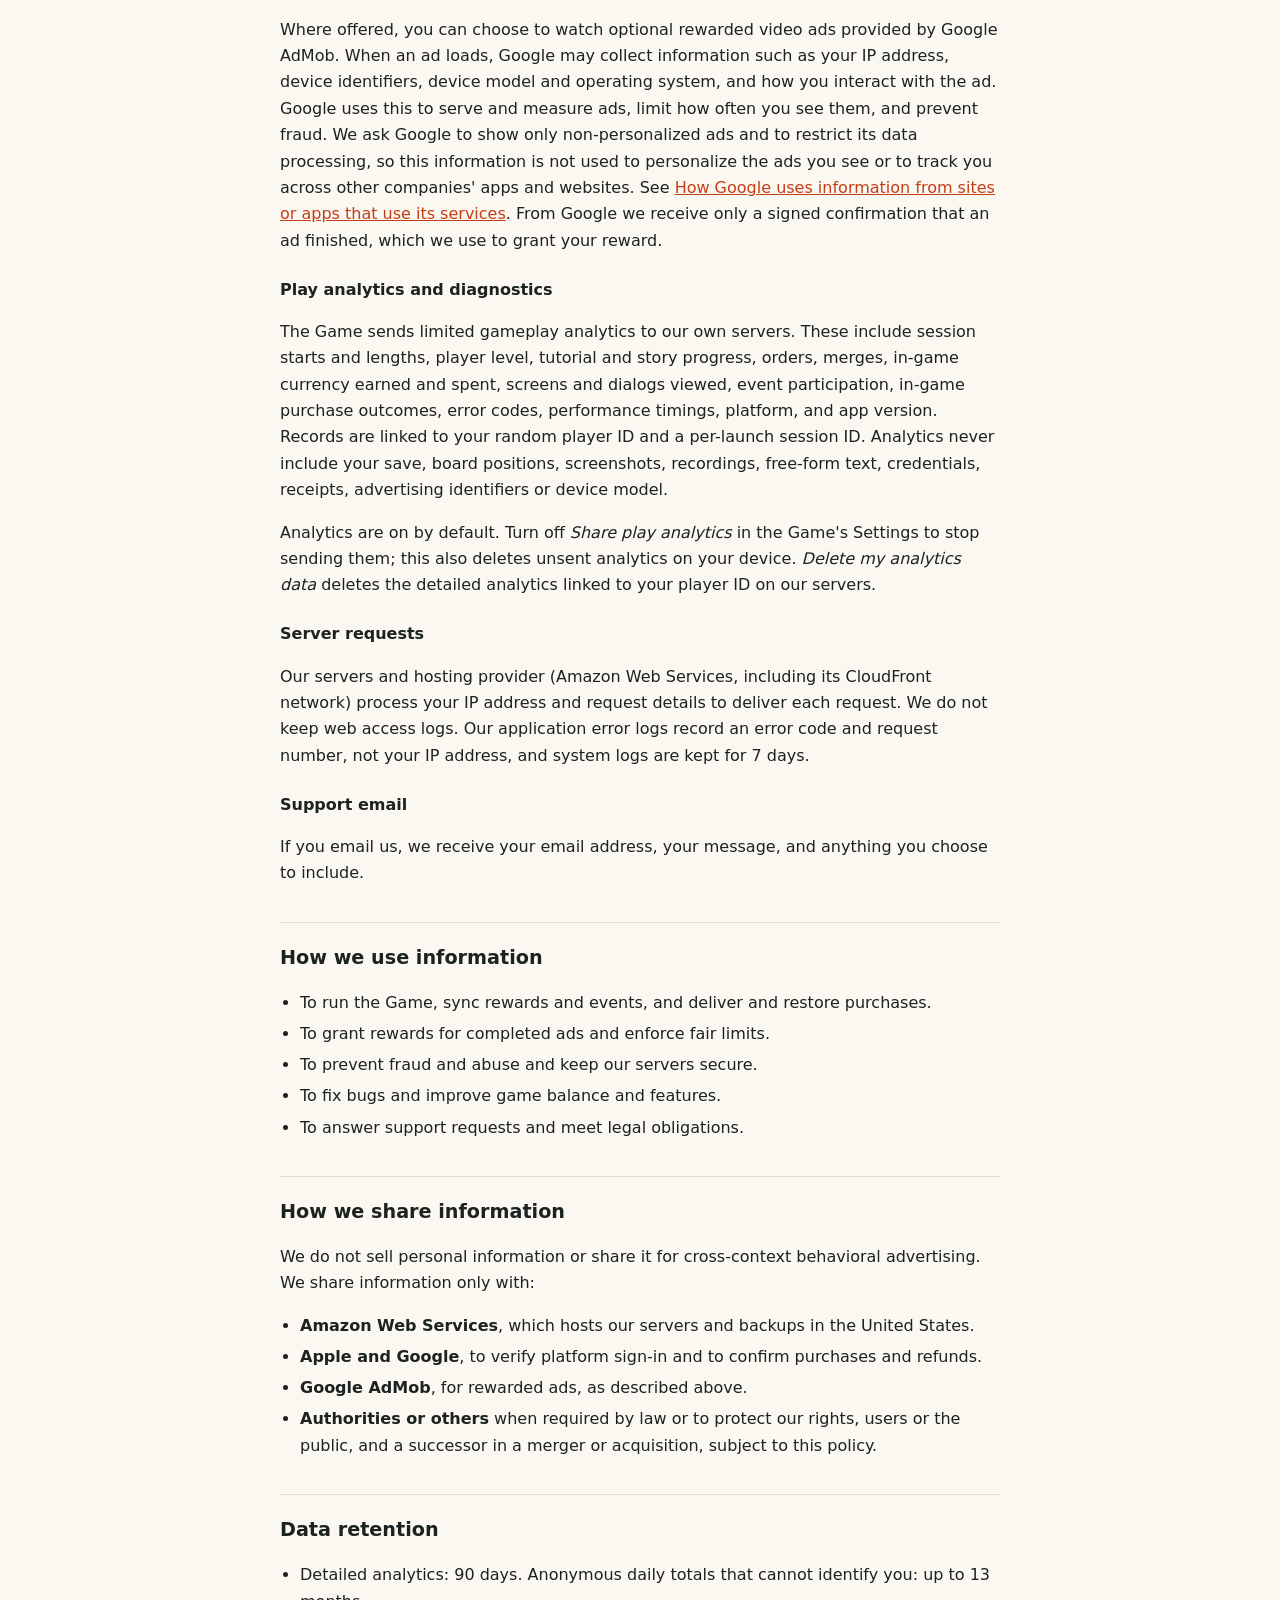
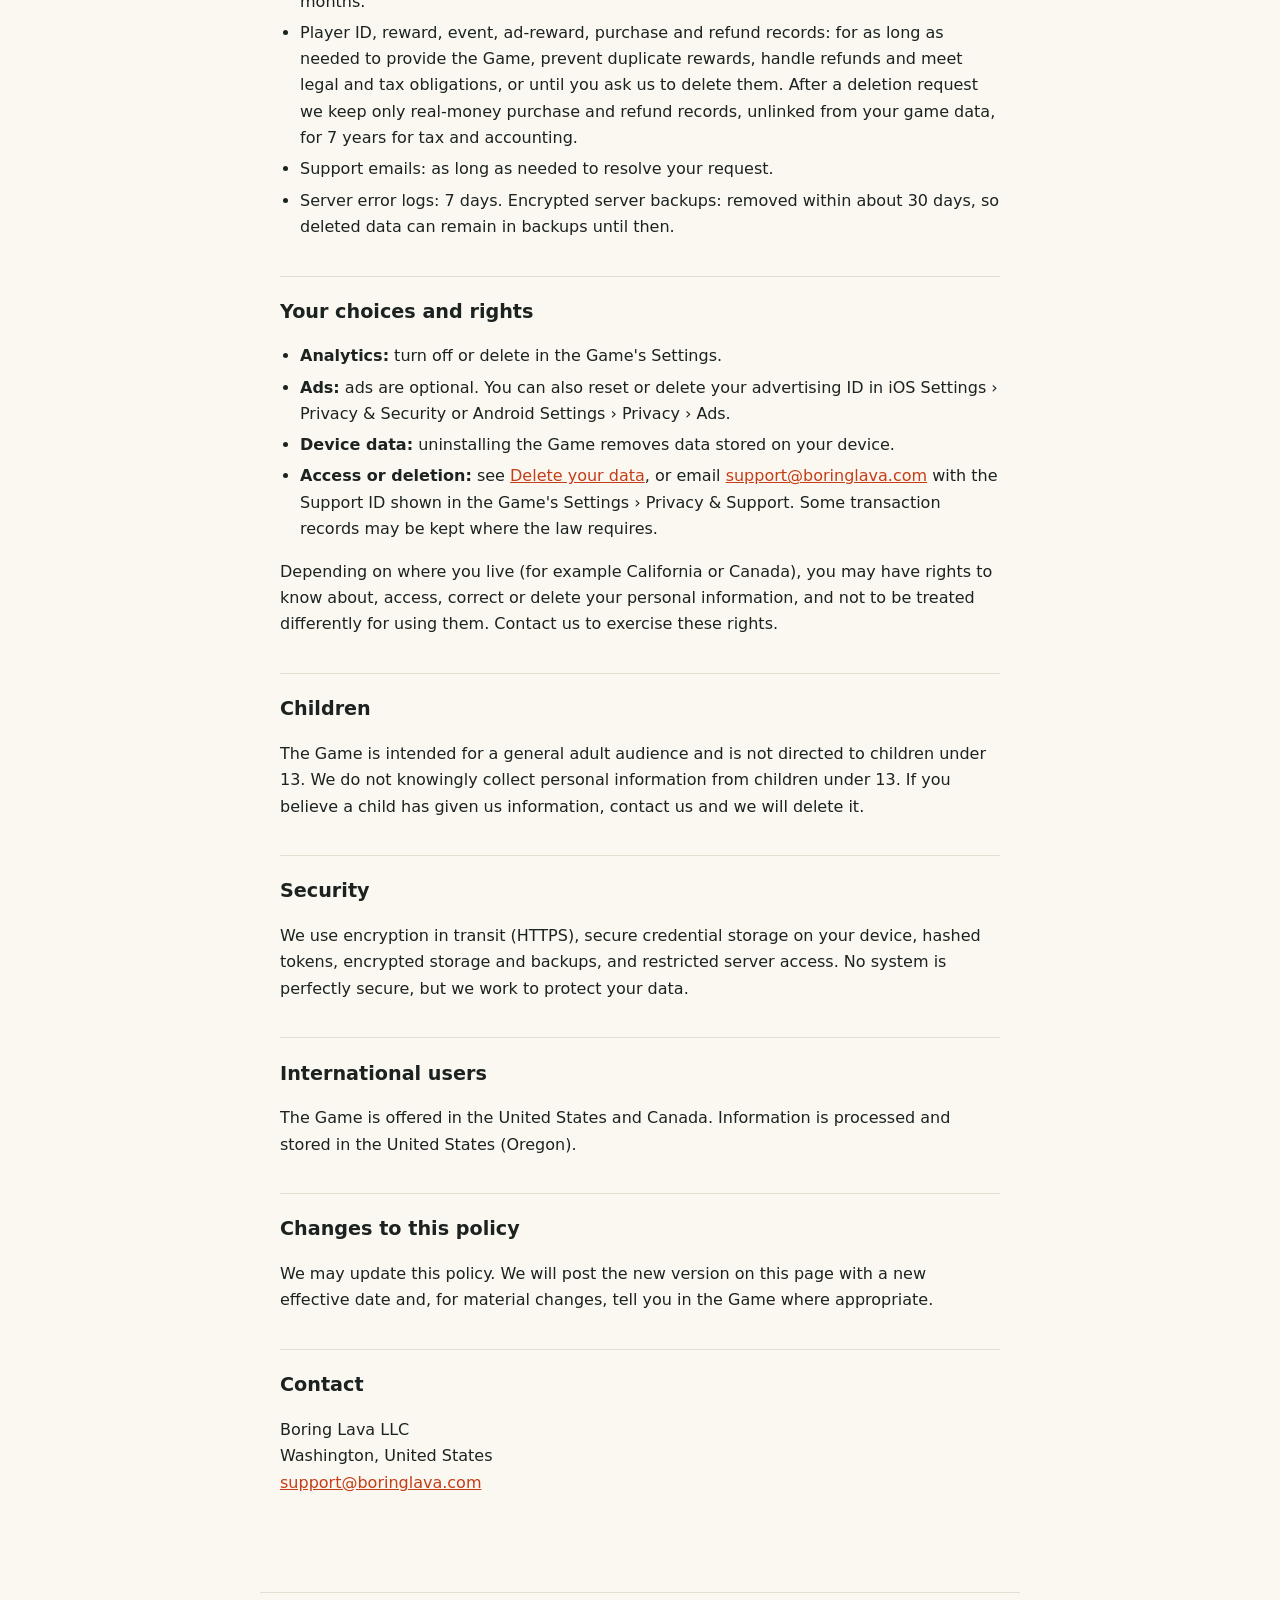
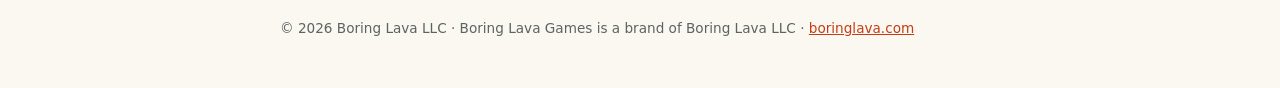
<file: farmers-market-story/privacy/index.html>
<!doctype html>
<html lang="en">
<head>
<meta charset="UTF-8" />
<meta name="viewport" content="width=device-width, initial-scale=1.0" />
<title>Privacy Policy — Farmers Market Story</title>
<meta name="description" content="Privacy Policy for the Farmers Market Story mobile game by Boring Lava LLC." />
<style>
  :root { --ink:#1b2220; --paper:#fbf8f2; --muted:#5b6461; --lava:#c43d16; --rule:#e4ddd0; }
  @media (prefers-color-scheme: dark) { :root { --ink:#ece7dd; --paper:#111616; --muted:#a3aba8; --lava:#f0683f; --rule:#2a3230; } }
  * { box-sizing:border-box; }
  body { margin:0; background:var(--paper); color:var(--ink); font:16px/1.65 Inter,ui-sans-serif,system-ui,-apple-system,"Segoe UI",sans-serif; }
  main { max-width:760px; margin:0 auto; padding:48px 20px 80px; }
  h1 { font-size:2rem; line-height:1.2; margin:0 0 .25rem; }
  h2 { font-size:1.2rem; margin:2.2rem 0 .5rem; padding-top:1.2rem; border-top:1px solid var(--rule); }
  h3 { font-size:1rem; margin:1.4rem 0 .3rem; }
  .meta { color:var(--muted); margin:0 0 2rem; }
  a { color:var(--lava); }
  ul { padding-left:1.25rem; }
  li { margin:.3rem 0; }
  .bar, .foot { max-width:760px; margin:0 auto; padding:20px 20px 0; color:var(--muted); font-size:.9rem; }
  .bar a { color:var(--ink); font-weight:600; text-decoration:none; }
  .bar a:hover { color:var(--lava); }
  .foot { padding:24px 20px 48px; border-top:1px solid var(--rule); font-size:.85rem; }
  main { padding-top:32px; }
</style>
<link rel="icon" href="/favicon.ico" sizes="48x48" />
<link rel="apple-touch-icon" href="/assets/apple-touch-icon.png" />
</head>
<body>
<nav class="bar" aria-label="Breadcrumb"><a href="/">Boring Lava Games</a> / <a href="/farmers-market-story/">Farmers Market Story</a></nav>
<main>
<h1>Farmers Market Story Privacy Policy</h1>
<p class="meta">Boring Lava LLC · Effective September 26, 2026</p>

<p>This policy explains what information the Farmers Market Story mobile game ("the Game") collects, how we use it, and the choices you have. "We", "us" and "our" mean Boring Lava LLC, the Game's developer. Questions: <a href="mailto:support@boringlava.com">support@boringlava.com</a>. For help with the Game, see <a href="../support/">Support</a>.</p>

<h2>Summary</h2>
<ul>
  <li>You can play without creating an account. We never ask for your name, email address, phone number, or location.</li>
  <li>Your game progress is saved on your device.</li>
  <li>Our servers keep a random player ID and the records needed for daily rewards, events, purchases and ad rewards.</li>
  <li>The Game sends play analytics linked to that random ID. You can turn analytics off and delete them in Settings.</li>
  <li>Where offered, optional rewarded ads come from Google AdMob, which collects device information under Google's own policy.</li>
  <li>Purchases are processed by Apple or Google. We never see your payment card details.</li>
  <li>We do not sell your personal information or share it for cross-context behavioral advertising.</li>
</ul>

<h2>Information we collect</h2>

<h3>Game data stored on your device</h3>
<p>Your board, inventory, progress and settings are stored on your device. The Game excludes this data from device backups, so uninstalling the Game removes it.</p>

<h3>Cloud saves</h3>
<p>Where the Game offers cloud saves, your save is stored in Apple's or Google's saved-games service under their privacy policies. We do not run a separate save account for you and do not receive your cloud save.</p>

<h3>Player ID and sign-in</h3>
<p>When the Game first connects to our servers, it creates a random player ID and installation ID and receives session credentials. The credentials are kept in your device's secure storage (Keychain on iOS, Keystore on Android). If you are signed in to Game Center or Google Play Games, the Game can send a one-time platform verification so that rewards and purchases can be recovered after a reinstall on the same platform. We keep only a one-way hash of your platform player ID. We never receive your Apple or Google account email or password.</p>

<h3>Rewards, events and purchases</h3>
<p>To deliver rewards and items exactly once, our servers record daily-reward claims, event participation and progress (such as which items you delivered and when), in-game-currency offers you buy, and item deliveries. For real-money purchases we receive transaction information from Apple or Google: the product, the transaction or order identifier, purchase and refund status, and dates. Google Play purchase tokens are stored encrypted. Payment details are handled entirely by Apple or Google.</p>

<h3>Rewarded advertising</h3>
<p>Where offered, you can choose to watch optional rewarded video ads provided by Google AdMob. When an ad loads, Google may collect information such as your IP address, device identifiers, device model and operating system, and how you interact with the ad. Google uses this to serve and measure ads, limit how often you see them, and prevent fraud. We ask Google to show only non-personalized ads and to restrict its data processing, so this information is not used to personalize the ads you see or to track you across other companies' apps and websites. See <a href="https://policies.google.com/technologies/partner-sites">How Google uses information from sites or apps that use its services</a>. From Google we receive only a signed confirmation that an ad finished, which we use to grant your reward.</p>

<h3>Play analytics and diagnostics</h3>
<p>The Game sends limited gameplay analytics to our own servers. These include session starts and lengths, player level, tutorial and story progress, orders, merges, in-game currency earned and spent, screens and dialogs viewed, event participation, in-game purchase outcomes, error codes, performance timings, platform, and app version. Records are linked to your random player ID and a per-launch session ID. Analytics never include your save, board positions, screenshots, recordings, free-form text, credentials, receipts, advertising identifiers or device model.</p>
<p>Analytics are on by default. Turn off <em>Share play analytics</em> in the Game's Settings to stop sending them; this also deletes unsent analytics on your device. <em>Delete my analytics data</em> deletes the detailed analytics linked to your player ID on our servers.</p>

<h3>Server requests</h3>
<p>Our servers and hosting provider (Amazon Web Services, including its CloudFront network) process your IP address and request details to deliver each request. We do not keep web access logs. Our application error logs record an error code and request number, not your IP address, and system logs are kept for 7 days.</p>

<h3>Support email</h3>
<p>If you email us, we receive your email address, your message, and anything you choose to include.</p>

<h2>How we use information</h2>
<ul>
  <li>To run the Game, sync rewards and events, and deliver and restore purchases.</li>
  <li>To grant rewards for completed ads and enforce fair limits.</li>
  <li>To prevent fraud and abuse and keep our servers secure.</li>
  <li>To fix bugs and improve game balance and features.</li>
  <li>To answer support requests and meet legal obligations.</li>
</ul>

<h2>How we share information</h2>
<p>We do not sell personal information or share it for cross-context behavioral advertising. We share information only with:</p>
<ul>
  <li><strong>Amazon Web Services</strong>, which hosts our servers and backups in the United States.</li>
  <li><strong>Apple and Google</strong>, to verify platform sign-in and to confirm purchases and refunds.</li>
  <li><strong>Google AdMob</strong>, for rewarded ads, as described above.</li>
  <li><strong>Authorities or others</strong> when required by law or to protect our rights, users or the public, and a successor in a merger or acquisition, subject to this policy.</li>
</ul>

<h2>Data retention</h2>
<ul>
  <li>Detailed analytics: 90 days. Anonymous daily totals that cannot identify you: up to 13 months.</li>
  <li>Player ID, reward, event, ad-reward, purchase and refund records: for as long as needed to provide the Game, prevent duplicate rewards, handle refunds and meet legal and tax obligations, or until you ask us to delete them. After a deletion request we keep only real-money purchase and refund records, unlinked from your game data, for 7 years for tax and accounting.</li>
  <li>Support emails: as long as needed to resolve your request.</li>
  <li>Server error logs: 7 days. Encrypted server backups: removed within about 30 days, so deleted data can remain in backups until then.</li>
</ul>

<h2>Your choices and rights</h2>
<ul>
  <li><strong>Analytics:</strong> turn off or delete in the Game's Settings.</li>
  <li><strong>Ads:</strong> ads are optional. You can also reset or delete your advertising ID in iOS Settings › Privacy &amp; Security or Android Settings › Privacy › Ads.</li>
  <li><strong>Device data:</strong> uninstalling the Game removes data stored on your device.</li>
  <li><strong>Access or deletion:</strong> see <a href="../delete/">Delete your data</a>, or email <a href="mailto:support@boringlava.com">support@boringlava.com</a> with the Support ID shown in the Game's Settings › Privacy &amp; Support. Some transaction records may be kept where the law requires.</li>
</ul>
<p>Depending on where you live (for example California or Canada), you may have rights to know about, access, correct or delete your personal information, and not to be treated differently for using them. Contact us to exercise these rights.</p>

<h2>Children</h2>
<p>The Game is intended for a general adult audience and is not directed to children under 13. We do not knowingly collect personal information from children under 13. If you believe a child has given us information, contact us and we will delete it.</p>

<h2>Security</h2>
<p>We use encryption in transit (HTTPS), secure credential storage on your device, hashed tokens, encrypted storage and backups, and restricted server access. No system is perfectly secure, but we work to protect your data.</p>

<h2>International users</h2>
<p>The Game is offered in the United States and Canada. Information is processed and stored in the United States (Oregon).</p>

<h2>Changes to this policy</h2>
<p>We may update this policy. We will post the new version on this page with a new effective date and, for material changes, tell you in the Game where appropriate.</p>

<h2>Contact</h2>
<p>Boring Lava LLC<br />Washington, United States<br /><a href="mailto:support@boringlava.com">support@boringlava.com</a></p>
</main>
<footer class="foot">© 2026 Boring Lava LLC · Boring Lava Games is a brand of Boring Lava LLC · <a href="/">boringlava.com</a></footer>
</body>
</html>
</file>
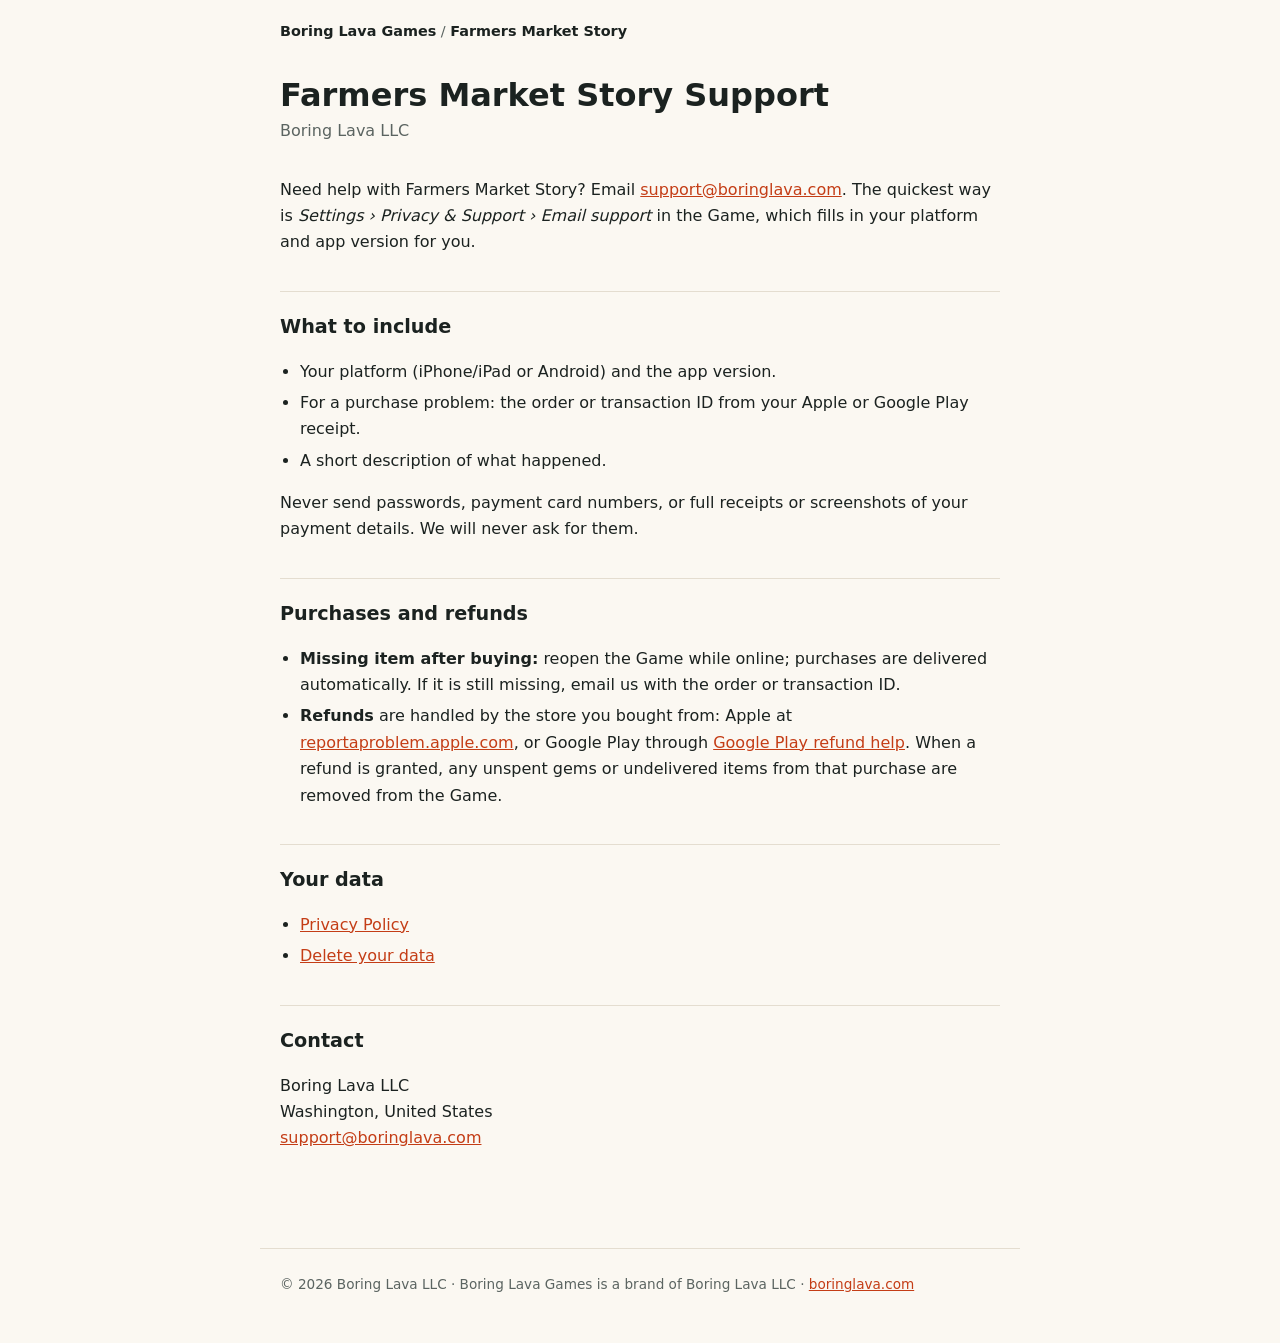
<file: farmers-market-story/support/index.html>
<!doctype html>
<html lang="en">
<head>
<meta charset="UTF-8" />
<meta name="viewport" content="width=device-width, initial-scale=1.0" />
<title>Support — Farmers Market Story</title>
<meta name="description" content="Support for the Farmers Market Story mobile game by Boring Lava LLC." />
<style>
  :root { --ink:#1b2220; --paper:#fbf8f2; --muted:#5b6461; --lava:#c43d16; --rule:#e4ddd0; }
  @media (prefers-color-scheme: dark) { :root { --ink:#ece7dd; --paper:#111616; --muted:#a3aba8; --lava:#f0683f; --rule:#2a3230; } }
  * { box-sizing:border-box; }
  body { margin:0; background:var(--paper); color:var(--ink); font:16px/1.65 Inter,ui-sans-serif,system-ui,-apple-system,"Segoe UI",sans-serif; }
  main { max-width:760px; margin:0 auto; padding:48px 20px 80px; }
  h1 { font-size:2rem; line-height:1.2; margin:0 0 .25rem; }
  h2 { font-size:1.2rem; margin:2.2rem 0 .5rem; padding-top:1.2rem; border-top:1px solid var(--rule); }
  h3 { font-size:1rem; margin:1.4rem 0 .3rem; }
  .meta { color:var(--muted); margin:0 0 2rem; }
  a { color:var(--lava); }
  ul { padding-left:1.25rem; }
  li { margin:.3rem 0; }
  .bar, .foot { max-width:760px; margin:0 auto; padding:20px 20px 0; color:var(--muted); font-size:.9rem; }
  .bar a { color:var(--ink); font-weight:600; text-decoration:none; }
  .bar a:hover { color:var(--lava); }
  .foot { padding:24px 20px 48px; border-top:1px solid var(--rule); font-size:.85rem; }
  main { padding-top:32px; }
</style>
<link rel="icon" href="/favicon.ico" sizes="48x48" />
<link rel="apple-touch-icon" href="/assets/apple-touch-icon.png" />
</head>
<body>
<nav class="bar" aria-label="Breadcrumb"><a href="/">Boring Lava Games</a> / <a href="/farmers-market-story/">Farmers Market Story</a></nav>
<main>
<h1>Farmers Market Story Support</h1>
<p class="meta">Boring Lava LLC</p>

<p>Need help with Farmers Market Story? Email <a href="mailto:support@boringlava.com?subject=Farmers%20Market%20Story%20support">support@boringlava.com</a>. The quickest way is <em>Settings › Privacy &amp; Support › Email support</em> in the Game, which fills in your platform and app version for you.</p>

<h2>What to include</h2>
<ul>
  <li>Your platform (iPhone/iPad or Android) and the app version.</li>
  <li>For a purchase problem: the order or transaction ID from your Apple or Google Play receipt.</li>
  <li>A short description of what happened.</li>
</ul>
<p>Never send passwords, payment card numbers, or full receipts or screenshots of your payment details. We will never ask for them.</p>

<h2>Purchases and refunds</h2>
<ul>
  <li><strong>Missing item after buying:</strong> reopen the Game while online; purchases are delivered automatically. If it is still missing, email us with the order or transaction ID.</li>
  <li><strong>Refunds</strong> are handled by the store you bought from: Apple at <a href="https://reportaproblem.apple.com">reportaproblem.apple.com</a>, or Google Play through <a href="https://support.google.com/googleplay/answer/2479637">Google Play refund help</a>. When a refund is granted, any unspent gems or undelivered items from that purchase are removed from the Game.</li>
</ul>

<h2>Your data</h2>
<ul>
  <li><a href="../privacy/">Privacy Policy</a></li>
  <li><a href="../delete/">Delete your data</a></li>
</ul>

<h2>Contact</h2>
<p>Boring Lava LLC<br />Washington, United States<br /><a href="mailto:support@boringlava.com">support@boringlava.com</a></p>
</main>
<footer class="foot">© 2026 Boring Lava LLC · Boring Lava Games is a brand of Boring Lava LLC · <a href="/">boringlava.com</a></footer>
</body>
</html>
</file>
<file: assets/site.css>
/* Boring Lava — shared site styles (homepage + game pages). */

:root {
  --ink: #111616;
  --ink-2: #181f1e;
  --ink-3: #222a29;
  --on-ink: #f3efe7;
  --on-ink-muted: rgba(243, 239, 231, .68);
  --on-ink-faint: rgba(243, 239, 231, .42);
  --ink-line: rgba(243, 239, 231, .12);

  --paper: #f3efe7;
  --paper-2: #ebe4d6;
  --cream: #faf4e6;
  --text: #1b2220;
  --muted: #5b6461;
  --rule: #dcd3c2;

  --lava: #ec4a1d;
  --lava-ink: #c43d16;
  --lava-glow: rgba(236, 74, 29, .45);

  --green: #0f3a1c;
  --green-2: #1b4d2b;
  --butter: #f8f0d8;

  --font-display: "Bricolage Grotesque", ui-sans-serif, system-ui, -apple-system, "Segoe UI", sans-serif;
  --font-body: ui-sans-serif, system-ui, -apple-system, BlinkMacSystemFont, "Segoe UI", Inter, sans-serif;

  --wrap: 1160px;
  --gutter: clamp(1rem, 4vw, 2rem);
  --radius: 10px;
}

* { box-sizing: border-box; }

html { scroll-behavior: smooth; scroll-padding-top: 5rem; -webkit-text-size-adjust: 100%; }

body {
  margin: 0;
  background: var(--paper);
  color: var(--text);
  font: 17px/1.65 var(--font-body);
  -webkit-font-smoothing: antialiased;
}

img { display: block; max-width: 100%; height: auto; }

a { color: var(--lava-ink); text-underline-offset: .18em; }

h1, h2, h3 {
  margin: 0;
  font-family: var(--font-display);
  font-weight: 700;
  line-height: 1.08;
  letter-spacing: -.015em;
}

p { margin: 0; }

.wrap {
  width: min(100% - 2 * var(--gutter), var(--wrap));
  margin-inline: auto;
}

.sr-only {
  position: absolute; width: 1px; height: 1px; padding: 0; margin: -1px;
  overflow: hidden; clip: rect(0 0 0 0); white-space: nowrap; border: 0;
}

.skip-link {
  position: absolute; left: 1rem; top: -3rem; z-index: 100;
  padding: .5rem .9rem; border-radius: 6px;
  background: var(--lava); color: #fff; font-weight: 600; text-decoration: none;
}
.skip-link:focus { top: .75rem; }

:focus-visible { outline: 3px solid var(--lava); outline-offset: 3px; border-radius: 4px; }

/* ---------- Shared bits ---------- */

.eyebrow {
  display: inline-flex;
  align-items: center;
  gap: .7rem;
  margin: 0 0 1.1rem;
  font-size: .76rem;
  font-weight: 650;
  letter-spacing: .18em;
  text-transform: uppercase;
  color: var(--muted);
}
.eyebrow::before {
  content: "";
  width: 1.75rem;
  height: 2px;
  background: var(--lava);
  box-shadow: 0 0 12px var(--lava-glow);
}
.on-ink .eyebrow { color: var(--on-ink-muted); }

.section { padding-block: clamp(4rem, 9vw, 7rem); }

.section-head { max-width: 40rem; margin-bottom: clamp(2rem, 5vw, 3.25rem); }
.section-head h2 { font-size: clamp(2rem, 4.4vw, 3rem); }
.section-head p { margin-top: 1rem; color: var(--muted); font-size: 1.08rem; }
.on-ink .section-head p { color: var(--on-ink-muted); }

.btn {
  display: inline-flex;
  align-items: center;
  justify-content: center;
  gap: .55rem;
  min-height: 3rem;
  padding: .75rem 1.3rem;
  border: 2px solid transparent;
  border-radius: 8px;
  font: 650 1rem/1.2 var(--font-body);
  text-decoration: none;
  transition: transform .15s ease, background-color .15s ease, border-color .15s ease, box-shadow .15s ease;
}
.btn:hover { transform: translateY(-2px); }
.btn:active { transform: translateY(0); }
.btn svg { width: 1.1em; height: 1.1em; flex: none; }

.btn-lava { background: var(--lava); color: #fff; box-shadow: 0 3px 0 #a8330f, 0 10px 24px -10px var(--lava-glow); }
.btn-lava:hover { background: #f25a2c; box-shadow: 0 5px 0 #a8330f, 0 14px 28px -10px var(--lava-glow); }

.btn-ghost { border-color: var(--ink-line); color: var(--on-ink); }
.btn-ghost:hover { border-color: rgba(243, 239, 231, .4); }

.btn-outline { border-color: var(--text); color: var(--text); }
.btn-outline:hover { background: var(--text); color: var(--paper); }

.btn-cream { background: var(--butter); color: var(--green); box-shadow: 0 3px 0 #c9b98f; }
.btn-cream:hover { background: #fff8e6; box-shadow: 0 5px 0 #c9b98f; }

.btn-row { display: flex; flex-wrap: wrap; gap: .8rem; margin-top: 2rem; }

.chips { display: flex; flex-wrap: wrap; gap: .5rem; padding: 0; margin: 1.4rem 0 0; list-style: none; }
.chip {
  display: inline-flex;
  align-items: center;
  gap: .45rem;
  padding: .32rem .75rem;
  border: 1.5px solid currentColor;
  border-radius: 999px;
  font-size: .82rem;
  font-weight: 650;
  line-height: 1.3;
}
.chip-status { background: var(--green); border-color: var(--green); color: var(--butter); }
.chip-status::before {
  content: "";
  width: .5rem;
  height: .5rem;
  border-radius: 50%;
  background: #f5b73b;
  box-shadow: 0 0 0 3px rgba(245, 183, 59, .25);
  animation: pulse 2.4s ease-in-out infinite;
}
.chip-quiet { color: var(--green-2); }

/* Gingham tablecloth band — a nod to the market stalls in Farmers Market Story. */
.gingham {
  height: 14px;
  background:
    repeating-linear-gradient(90deg, rgba(15, 58, 28, .55) 0 14px, transparent 14px 28px),
    repeating-linear-gradient(0deg, rgba(15, 58, 28, .55) 0 7px, transparent 7px 14px),
    var(--butter);
}

/* ---------- Header ---------- */

.site-header {
  position: sticky;
  top: 0;
  z-index: 50;
  background: var(--ink);
  border-bottom: 1px solid var(--ink-line);
  color: var(--on-ink);
}
.site-header .wrap {
  display: flex;
  align-items: center;
  justify-content: space-between;
  gap: 1rem;
  min-height: 4rem;
}
.brand {
  display: inline-flex;
  align-items: center;
  gap: .7rem;
  color: var(--on-ink);
  text-decoration: none;
}
.brand img { width: 2.3rem; height: 2.3rem; }
.brand-name {
  font-family: var(--font-display);
  font-size: 1.12rem;
  font-weight: 700;
  letter-spacing: -.01em;
  line-height: 1.1;
}
.brand-name small {
  display: block;
  margin-top: .1rem;
  font-family: var(--font-body);
  font-size: .64rem;
  font-weight: 600;
  letter-spacing: .16em;
  text-transform: uppercase;
  color: var(--on-ink-faint);
}
.site-nav { display: flex; align-items: center; gap: .25rem; }
.site-nav a {
  padding: .45rem .75rem;
  border-radius: 6px;
  color: var(--on-ink-muted);
  font-size: .94rem;
  font-weight: 550;
  text-decoration: none;
}
.site-nav a:hover { color: var(--on-ink); background: var(--ink-3); }
.site-nav a.nav-cta { margin-left: .5rem; border: 1.5px solid var(--lava); color: var(--on-ink); }
.site-nav a.nav-cta:hover { background: var(--lava); }

@media (max-width: 760px) {
  .site-nav a:not(.nav-cta) { display: none; }
}

/* ---------- Hero ---------- */

.hero {
  position: relative;
  overflow: hidden;
  background:
    radial-gradient(ellipse 60% 55% at 72% 112%, rgba(236, 74, 29, .26), transparent 70%),
    radial-gradient(ellipse 60% 45% at 30% -20%, rgba(255, 255, 255, .045), transparent 65%),
    var(--ink);
  color: var(--on-ink);
}
.hero-grid {
  display: grid;
  grid-template-columns: minmax(0, 1.15fr) minmax(0, .85fr);
  align-items: center;
  gap: clamp(2rem, 6vw, 5rem);
  padding-block: clamp(3.5rem, 9vw, 7rem) clamp(3rem, 7vw, 5rem);
}
.hero h1 {
  font-size: clamp(2.7rem, 6.6vw, 5rem);
  font-weight: 800;
  letter-spacing: -.03em;
  line-height: .98;
}
.hero h1 span { display: block; color: var(--lava); }
.hero-lede {
  max-width: 34rem;
  margin-top: 1.6rem;
  color: var(--on-ink-muted);
  font-size: clamp(1.05rem, 1.7vw, 1.2rem);
}
.hero-lede strong { color: var(--on-ink); font-weight: 650; }
.hero-mark { justify-self: center; width: min(100%, 380px); }
.hero-mark img {
  width: 100%;
  filter: drop-shadow(0 22px 34px rgba(0, 0, 0, .45));
  animation: settle 1.1s cubic-bezier(.2, .7, .2, 1) both;
}
.hero-copy > * { animation: rise .8s cubic-bezier(.2, .7, .2, 1) both; }
.hero-copy > :nth-child(2) { animation-delay: .06s; }
.hero-copy > :nth-child(3) { animation-delay: .12s; }
.hero-copy > :nth-child(4) { animation-delay: .18s; }

.now-building {
  border-top: 1px solid var(--ink-line);
  background: rgba(0, 0, 0, .18);
}
.now-building a {
  display: flex;
  align-items: center;
  gap: 1rem;
  padding-block: 1rem;
  color: var(--on-ink);
  text-decoration: none;
}
.now-building img { width: 3rem; height: 3rem; border-radius: 12px; flex: none; }
.now-building .label {
  display: block;
  font-size: .7rem;
  font-weight: 650;
  letter-spacing: .16em;
  text-transform: uppercase;
  color: #f5b73b;
}
.now-building .text { flex: 1; font-size: .98rem; line-height: 1.45; }
.now-building .text span:last-child { color: var(--on-ink-muted); }
.now-building .arrow { color: var(--on-ink-faint); transition: transform .15s ease, color .15s ease; }
.now-building a:hover .arrow { transform: translateX(4px); color: var(--lava); }

@media (max-width: 820px) {
  .hero-grid { grid-template-columns: 1fr; }
  .hero-mark { order: -1; width: min(62vw, 260px); }
}

/* ---------- Farmers Market Story feature (homepage) ---------- */

.game-feature { background: var(--cream); }
.game-grid {
  display: grid;
  grid-template-columns: minmax(0, 1fr) minmax(0, 1fr);
  align-items: center;
  gap: clamp(2rem, 6vw, 5rem);
}
.key-art { position: relative; margin: 0; }
.key-art img {
  width: 100%;
  border: 6px solid #fff;
  border-radius: var(--radius);
  box-shadow: 0 2px 0 var(--rule), 0 30px 50px -28px rgba(15, 58, 28, .55);
  transform: rotate(-1.2deg);
}
.key-art .tag {
  position: absolute;
  right: -.5rem;
  bottom: 1.5rem;
  padding: .55rem .9rem;
  border-radius: 6px;
  background: var(--green);
  color: var(--butter);
  font: 700 .95rem/1.2 var(--font-display);
  transform: rotate(3deg);
  box-shadow: 0 10px 20px -10px rgba(0, 0, 0, .5);
}
.key-art .tag small { display: block; font: 600 .7rem/1.3 var(--font-body); letter-spacing: .12em; text-transform: uppercase; opacity: .75; }

.game-title { margin: 0; }
.game-title img { width: min(100%, 340px); margin-left: -.3rem; }
.game-copy .lede { margin-top: 1.4rem; font-size: 1.12rem; }

.feature-list { display: grid; gap: .9rem; margin: 1.8rem 0 0; padding: 0; list-style: none; }
.feature-list li { display: grid; grid-template-columns: 1.6rem 1fr; gap: .6rem; color: var(--muted); line-height: 1.5; }
.feature-list li::before {
  content: "";
  width: .8rem;
  height: .8rem;
  margin-top: .38rem;
  border-radius: 3px;
  background: var(--lava);
  transform: rotate(45deg);
}
.feature-list strong { color: var(--text); font-weight: 650; }

.game-copy .btn-outline { border-color: var(--green); color: var(--green); }
.game-copy .btn-outline:hover { background: var(--green); color: var(--butter); }
.btn-green { background: var(--green); color: var(--butter); box-shadow: 0 3px 0 #06200e; }
.btn-green:hover { background: var(--green-2); box-shadow: 0 5px 0 #06200e; }

/* Screenshot rail */
.shots-band { background: var(--green); color: var(--butter); }
.shots-band .wrap { padding-block: clamp(2.75rem, 6vw, 4rem); }
.shots-head {
  display: flex;
  flex-wrap: wrap;
  align-items: baseline;
  justify-content: space-between;
  gap: .5rem 2rem;
  margin-bottom: 1.6rem;
}
.shots-head h3 { font-size: clamp(1.35rem, 2.6vw, 1.7rem); }
.shots-head p { color: rgba(248, 240, 216, .72); font-size: .92rem; }
.shots {
  display: grid;
  grid-template-columns: repeat(5, minmax(0, 1fr));
  gap: clamp(.75rem, 1.6vw, 1.25rem);
  margin: 0;
  padding: 0;
  list-style: none;
}
.shots li { margin: 0; }
.shots img {
  width: 100%;
  aspect-ratio: 1320 / 2868;
  object-fit: cover;
  border-radius: 12px;
  box-shadow: 0 0 0 1px rgba(248, 240, 216, .18), 0 18px 30px -18px rgba(0, 0, 0, .7);
  transition: transform .2s ease;
}
.shots li:hover img { transform: translateY(-4px); }

@media (max-width: 900px) {
  .game-grid { grid-template-columns: 1fr; }
  .key-art { max-width: 560px; }
  .shots {
    grid-template-columns: none;
    grid-auto-flow: column;
    grid-auto-columns: min(46%, 220px);
    overflow-x: auto;
    scroll-snap-type: x mandatory;
    padding-bottom: .75rem;
    scrollbar-width: thin;
    scrollbar-color: rgba(248, 240, 216, .35) transparent;
  }
  .shots li { scroll-snap-align: start; }
}

/* ---------- Studio / what we build ---------- */

.build-grid {
  display: grid;
  grid-template-columns: repeat(3, minmax(0, 1fr));
  gap: 0;
  margin: 0;
  padding: 0;
  list-style: none;
  border-top: 2px solid var(--text);
}
.build-grid li { padding: 1.75rem clamp(1rem, 2.5vw, 2rem) 0 0; }
.build-grid li + li { padding-left: clamp(1rem, 2.5vw, 2rem); border-left: 1px solid var(--rule); }
.build-num {
  display: block;
  margin-bottom: 1.25rem;
  font: 700 .8rem/1 var(--font-body);
  letter-spacing: .14em;
  color: var(--lava-ink);
}
.build-icon { width: 2.5rem; height: 2.5rem; margin-bottom: 1rem; color: var(--text); }
.build-grid h3 { font-size: 1.4rem; }
.build-grid p { margin-top: .6rem; color: var(--muted); }

@media (max-width: 760px) {
  .build-grid { grid-template-columns: 1fr; }
  .build-grid li, .build-grid li + li { padding: 1.5rem 0; border-left: 0; }
  .build-grid li + li { border-top: 1px solid var(--rule); }
}

/* ---------- About ---------- */

.about { background: var(--paper-2); }
.about-grid {
  display: grid;
  grid-template-columns: minmax(0, 1.1fr) minmax(0, .9fr);
  gap: clamp(2rem, 6vw, 5rem);
  align-items: start;
}
.about-copy h2 { font-size: clamp(2rem, 4.4vw, 3rem); }
.about-copy p { margin-top: 1.2rem; font-size: 1.08rem; }
.about-copy p + p { color: var(--muted); }

.principles { display: grid; gap: 1rem; margin: 2rem 0 0; padding: 0; list-style: none; }
.principles li { padding-left: 1rem; border-left: 3px solid var(--lava); }
.principles strong { display: block; font-family: var(--font-display); font-size: 1.1rem; }
.principles span { color: var(--muted); font-size: .98rem; }

.fact-sheet {
  background: var(--cream);
  border: 1px solid var(--rule);
  border-radius: var(--radius);
  box-shadow: 0 1px 0 #fff inset, 0 24px 40px -32px rgba(17, 22, 22, .45);
}
.fact-sheet h3 {
  padding: 1.1rem 1.4rem;
  border-bottom: 1px dashed var(--rule);
  font-family: var(--font-body);
  font-size: .76rem;
  font-weight: 700;
  letter-spacing: .16em;
  text-transform: uppercase;
  color: var(--muted);
}
.fact-sheet dl { margin: 0; padding: .4rem 1.4rem 1rem; }
.fact-sheet dl > div {
  display: grid;
  grid-template-columns: 8.5rem 1fr;
  gap: 1rem;
  padding: .8rem 0;
  border-bottom: 1px solid var(--paper-2);
}
.fact-sheet dl > div:last-child { border-bottom: 0; }
.fact-sheet dt { color: var(--muted); font-size: .9rem; }
.fact-sheet dd { margin: 0; font-weight: 600; line-height: 1.45; }

@media (max-width: 860px) {
  .about-grid { grid-template-columns: 1fr; }
}
@media (max-width: 420px) {
  .fact-sheet dl > div { grid-template-columns: 1fr; gap: .1rem; }
}

/* ---------- Contact ---------- */

.contact {
  background:
    radial-gradient(ellipse 50% 70% at 0% 100%, rgba(236, 74, 29, .2), transparent 70%),
    var(--ink);
  color: var(--on-ink);
}
.contact-grid {
  display: grid;
  grid-template-columns: minmax(0, 1.2fr) minmax(0, .8fr);
  gap: clamp(2rem, 6vw, 5rem);
  align-items: end;
}
.contact h2 { font-size: clamp(2.3rem, 5.4vw, 3.8rem); font-weight: 800; letter-spacing: -.03em; }
.contact-lede { max-width: 32rem; margin-top: 1.1rem; color: var(--on-ink-muted); font-size: 1.1rem; }
.email-link {
  display: inline-flex;
  flex-wrap: wrap;
  align-items: center;
  gap: .75rem;
  margin-top: 2rem;
  padding-bottom: .35rem;
  border-bottom: 3px solid var(--lava);
  color: var(--on-ink);
  font: 700 clamp(1.3rem, 3.6vw, 2.1rem)/1.2 var(--font-display);
  text-decoration: none;
  word-break: break-word;
  transition: color .15s ease;
}
.email-link:hover { color: var(--lava); }
.email-link svg { width: .9em; height: .9em; flex: none; }

.contact-cards { display: grid; gap: .75rem; margin: 0; padding: 0; list-style: none; }
.contact-cards a,
.contact-cards .card {
  display: block;
  padding: 1rem 1.2rem;
  border: 1px solid var(--ink-line);
  border-radius: 8px;
  background: var(--ink-2);
  color: var(--on-ink);
  text-decoration: none;
  transition: border-color .15s ease, transform .15s ease;
}
.contact-cards a:hover { border-color: var(--lava); transform: translateX(3px); }
.contact-cards strong { display: block; font-size: 1rem; }
.contact-cards span { color: var(--on-ink-muted); font-size: .9rem; }

@media (max-width: 820px) {
  .contact-grid { grid-template-columns: 1fr; }
}

/* ---------- Footer ---------- */

.site-footer {
  background: var(--ink-2);
  border-top: 1px solid var(--ink-line);
  color: var(--on-ink-muted);
  font-size: .94rem;
}
.footer-grid {
  display: grid;
  grid-template-columns: minmax(0, 1.4fr) repeat(2, minmax(0, 1fr));
  gap: 2.5rem;
  padding-block: 3.5rem 2.5rem;
}
.footer-brand .brand { margin-bottom: 1rem; }
.footer-brand p { max-width: 22rem; }
.site-footer h2 {
  margin-bottom: .9rem;
  font: 700 .74rem/1.2 var(--font-body);
  letter-spacing: .16em;
  text-transform: uppercase;
  color: var(--on-ink-faint);
}
.site-footer ul { display: grid; gap: .45rem; margin: 0; padding: 0; list-style: none; }
.site-footer a { color: var(--on-ink-muted); text-decoration: none; }
.site-footer a:hover { color: var(--on-ink); text-decoration: underline; }
.footer-legal {
  display: flex;
  flex-wrap: wrap;
  justify-content: space-between;
  gap: .5rem 2rem;
  padding-block: 1.4rem 2rem;
  border-top: 1px solid var(--ink-line);
  color: var(--on-ink-faint);
  font-size: .84rem;
}

@media (max-width: 760px) {
  .footer-grid { grid-template-columns: 1fr 1fr; }
  .footer-brand { grid-column: 1 / -1; }
}

/* ---------- Game page ---------- */

.game-hero {
  background:
    radial-gradient(ellipse 55% 60% at 85% 0%, rgba(248, 240, 216, .12), transparent 70%),
    var(--green);
  color: var(--butter);
}
.game-hero .hero-grid { grid-template-columns: minmax(0, 1fr) minmax(0, 1fr); padding-block: clamp(3rem, 7vw, 5.5rem); }
.crumbs { margin: 0 0 1.4rem; font-size: .88rem; color: rgba(248, 240, 216, .7); }
.crumbs a { color: inherit; }
.game-hero h1 img { width: min(100%, 440px); margin-left: -.3rem; }
.game-hero .lede { max-width: 32rem; margin-top: 1.4rem; font-size: 1.15rem; color: rgba(248, 240, 216, .86); }
.game-hero .chip-status { background: var(--butter); border-color: var(--butter); color: var(--green); }
.game-hero .chip-quiet { color: var(--butter); border-color: rgba(248, 240, 216, .5); }
.game-hero .key-art img { border-color: var(--butter); box-shadow: 0 30px 50px -26px rgba(0, 0, 0, .7); transform: rotate(1.2deg); }
.game-hero .btn-ghost { border-color: rgba(248, 240, 216, .35); color: var(--butter); }
.game-hero .btn-ghost:hover { border-color: var(--butter); }

.feature-rows { display: grid; gap: clamp(3rem, 7vw, 5rem); margin: 0; padding: 0; list-style: none; }
.feature-row {
  display: grid;
  grid-template-columns: minmax(0, 260px) minmax(0, 1fr);
  align-items: center;
  gap: clamp(2rem, 6vw, 5rem);
}
.feature-row:nth-child(even) { grid-template-columns: minmax(0, 1fr) minmax(0, 260px); }
.feature-row:nth-child(even) .feature-shot { order: 2; }
.feature-shot img {
  width: 100%;
  border-radius: 14px;
  box-shadow: 0 0 0 1px var(--rule), 0 28px 44px -28px rgba(15, 58, 28, .6);
}
.feature-text .step {
  display: block;
  margin-bottom: .8rem;
  font: 700 .8rem/1 var(--font-body);
  letter-spacing: .14em;
  text-transform: uppercase;
  color: var(--lava-ink);
}
.feature-text h3 { font-size: clamp(1.7rem, 3.4vw, 2.3rem); color: var(--green); }
.feature-text p { max-width: 32rem; margin-top: .9rem; color: var(--muted); font-size: 1.08rem; }


.fine-print { margin-top: 3rem; color: var(--muted); font-size: .88rem; }

@media (max-width: 760px) {
  .game-hero .hero-grid { grid-template-columns: 1fr; }
  .game-hero .key-art { order: -1; }
  .feature-row,
  .feature-row:nth-child(even) { grid-template-columns: 1fr; gap: 1.5rem; }
  .feature-row:nth-child(even) .feature-shot { order: 0; }
  .feature-shot { max-width: 240px; }
}

.status-grid {
  display: grid;
  grid-template-columns: minmax(0, 1fr) minmax(0, 1fr);
  gap: clamp(2rem, 6vw, 5rem);
  align-items: start;
}
.status-grid .section-head { margin-bottom: 0; }
@media (max-width: 860px) {
  .status-grid { grid-template-columns: 1fr; }
}

.resource-grid {
  display: grid;
  grid-template-columns: repeat(3, minmax(0, 1fr));
  gap: 1rem;
  margin: 0;
  padding: 0;
  list-style: none;
}
.resource-grid a {
  display: block;
  height: 100%;
  padding: 1.4rem 1.4rem 1.5rem;
  border: 1px solid var(--rule);
  border-top: 3px solid var(--green);
  border-radius: 8px;
  background: var(--cream);
  color: var(--text);
  text-decoration: none;
  transition: transform .15s ease, border-color .15s ease;
}
.resource-grid a:hover { transform: translateY(-3px); border-top-color: var(--lava); }
.resource-grid strong { display: block; font: 700 1.2rem/1.2 var(--font-display); }
.resource-grid span { display: block; margin-top: .45rem; color: var(--muted); font-size: .95rem; }
@media (max-width: 760px) {
  .resource-grid { grid-template-columns: 1fr; }
}

/* ---------- Motion ---------- */

@keyframes rise { from { opacity: 0; transform: translateY(14px); } to { opacity: 1; transform: none; } }
@keyframes settle { from { opacity: 0; transform: translateY(18px) rotate(-4deg); } to { opacity: 1; transform: none; } }
@keyframes pulse { 50% { box-shadow: 0 0 0 6px rgba(245, 183, 59, 0); } }

@media (prefers-reduced-motion: reduce) {
  html { scroll-behavior: auto; }
  *, *::before, *::after { animation: none !important; transition: none !important; }
}
</file>
